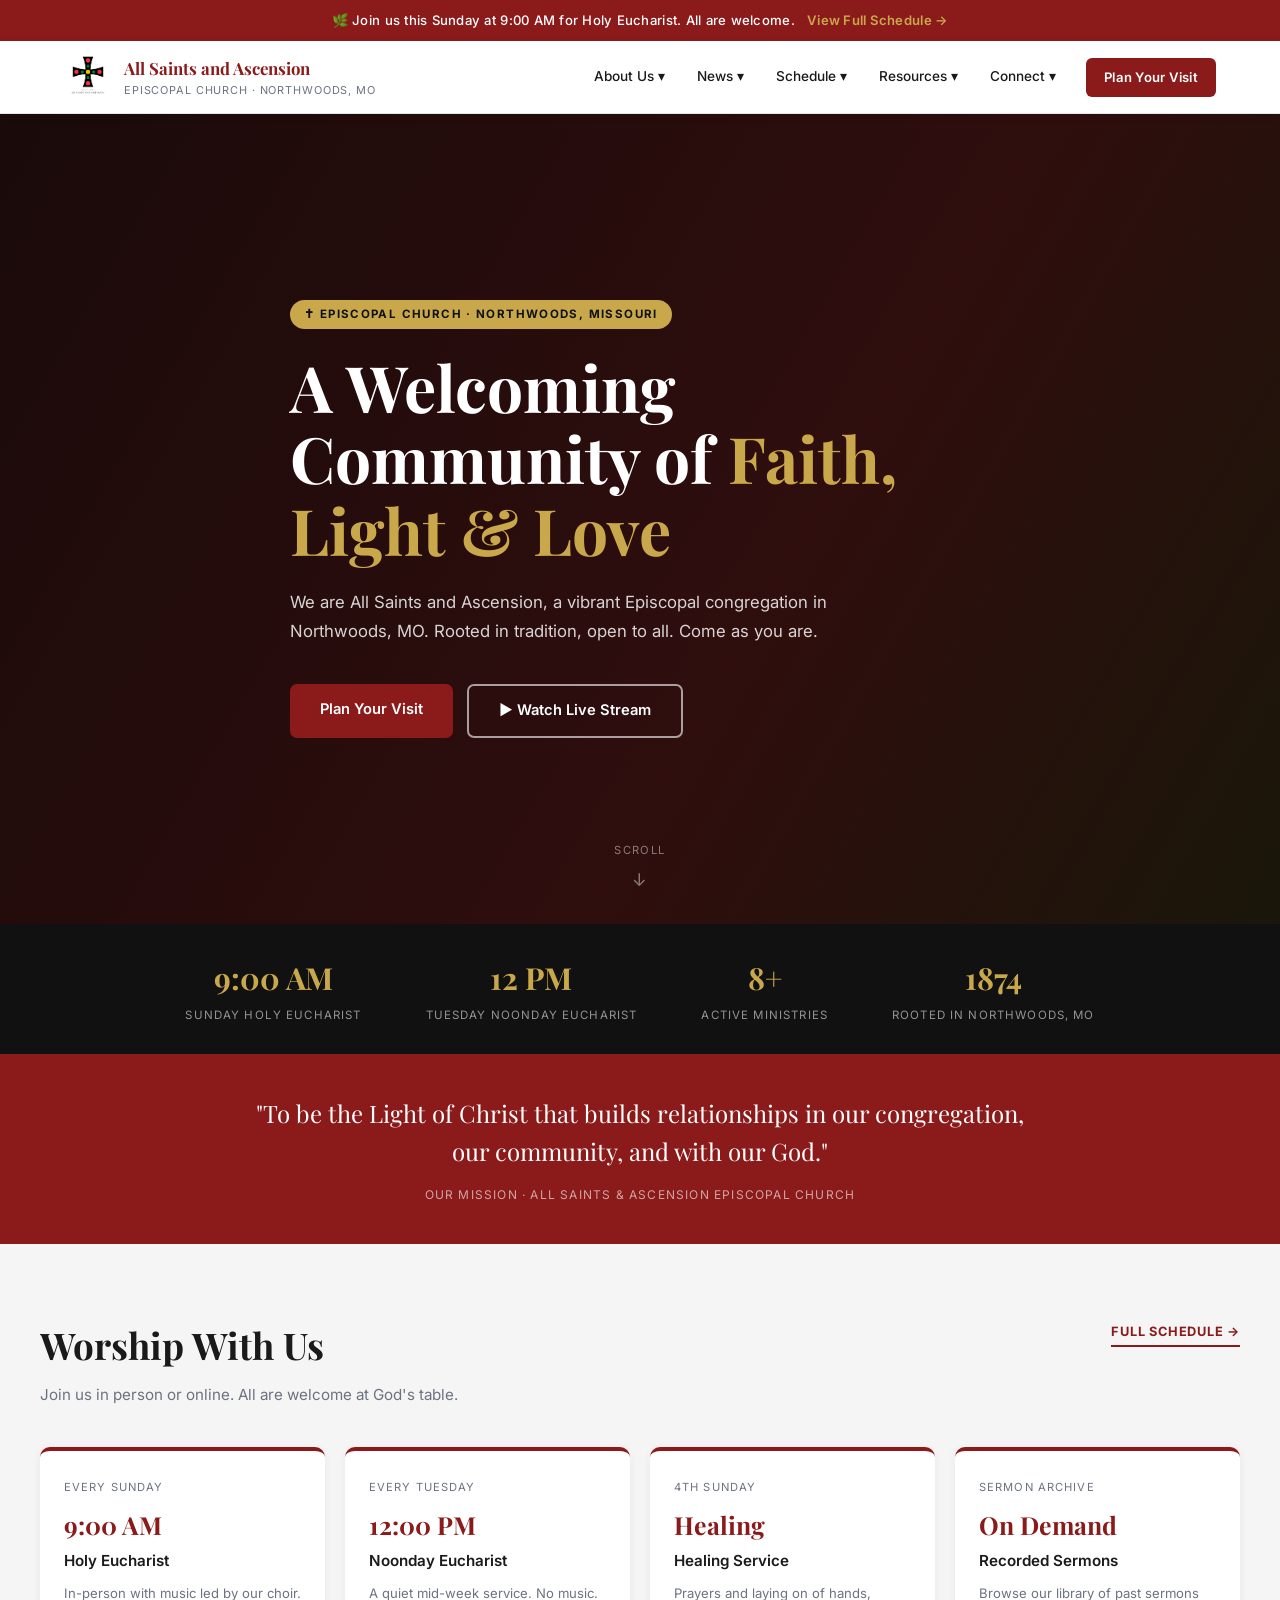
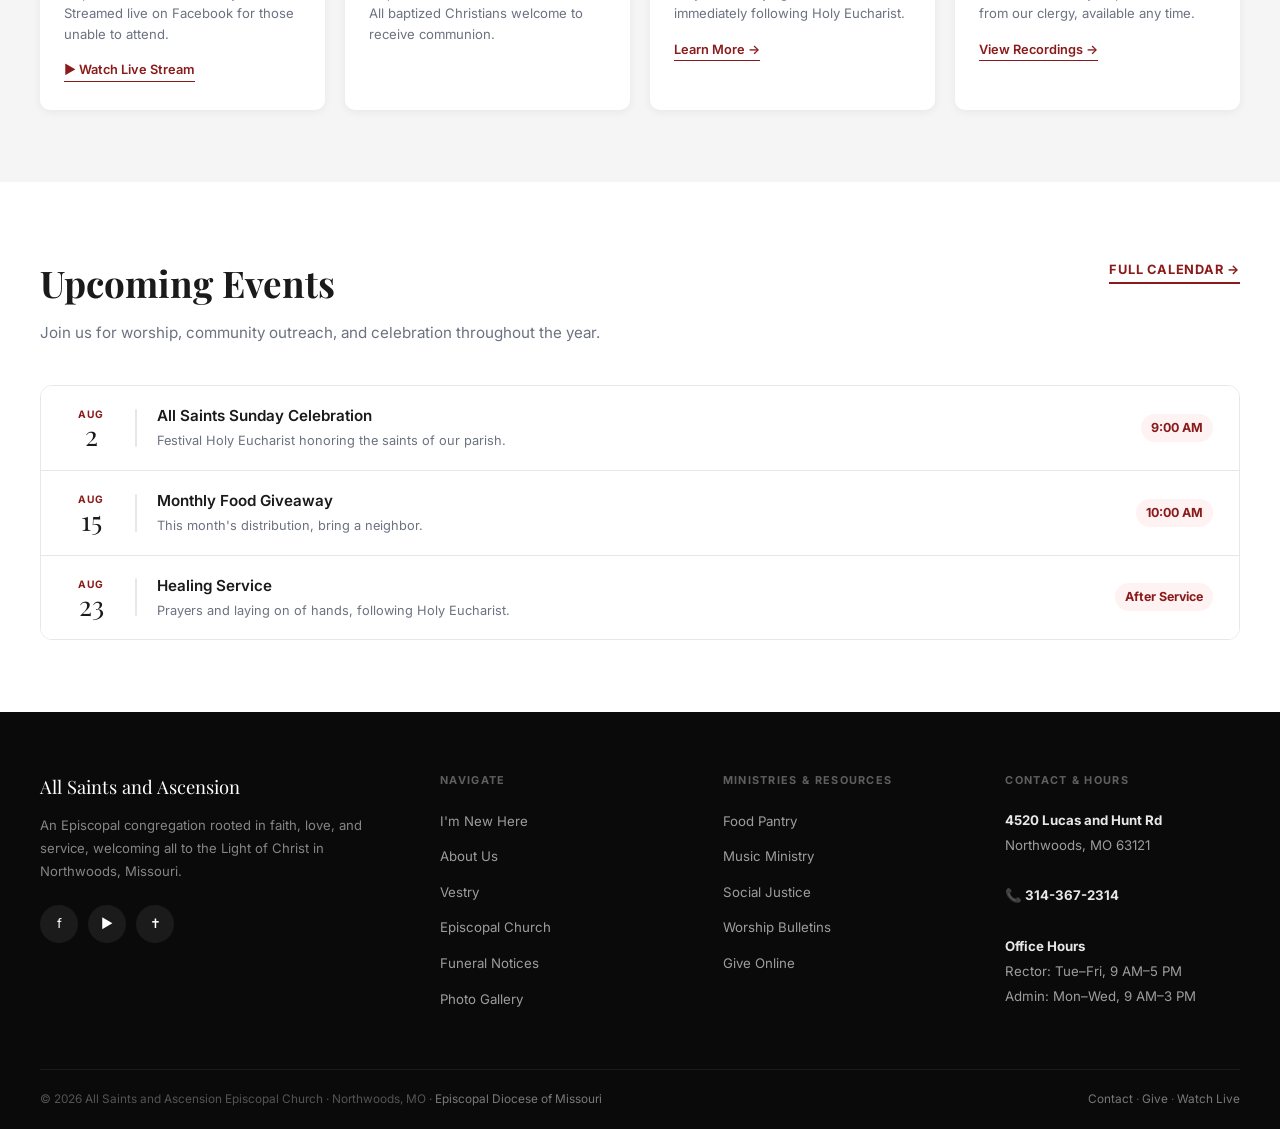
<file: index.html>
<!DOCTYPE html>
<html lang="en">
<head>
<meta charset="UTF-8"/>
<meta name="viewport" content="width=device-width, initial-scale=1.0"/>
<title>All Saints and Ascension Episcopal Church · Northwoods, MO</title>
<meta name="description" content="A welcoming Episcopal congregation in Northwoods, Missouri. Sundays at 9 AM. Rooted in tradition, open to all."/>
<link href="https://fonts.googleapis.com/css2?family=Playfair+Display:wght@600;700&family=Inter:wght@300;400;500;600&display=swap" rel="stylesheet"/>
<link rel="stylesheet" href="styles.css"/>
</head>
<body>
<div id="site-header"></div>

<!-- HERO -->
<section class="hero">
  <div class="hero-bg"></div>
  <div class="hero-overlay"></div>
  <div class="hero-content">
    <span class="hero-eyebrow">✝ Episcopal Church · Northwoods, Missouri</span>
    <h1>A Welcoming Community of <em>Faith, Light &amp; Love</em></h1>
    <p>We are All Saints and Ascension, a vibrant Episcopal congregation in Northwoods, MO. Rooted in tradition, open to all. Come as you are.</p>
    <div class="hero-buttons">
      <a href="im-new.html" class="btn-primary">Plan Your Visit</a>
      <a href="watch.html" class="btn-outline">▶ Watch Live Stream</a>
    </div>
  </div>
  <div class="hero-scroll">Scroll</div>
</section>

<!-- STATS -->
<div class="stats-bar"><div class="stats-inner">
  <div class="stat"><div class="stat-num">9:00 AM</div><div class="stat-label">Sunday Holy Eucharist</div></div>
  <div class="stat"><div class="stat-num">12 PM</div><div class="stat-label">Tuesday Noonday Eucharist</div></div>
  <div class="stat"><div class="stat-num">8+</div><div class="stat-label">Active Ministries</div></div>
  <div class="stat"><div class="stat-num">1874</div><div class="stat-label">Rooted in Northwoods, MO</div></div>
</div></div>

<!-- MISSION -->
<div class="mission-strip"><blockquote>
  "To be the Light of Christ that builds relationships in our congregation, our community, and with our God."
  <cite>Our Mission · All Saints &amp; Ascension Episcopal Church</cite>
</blockquote></div>

<!-- WORSHIP -->
<section class="worship-times"><div class="section-inner">
  <div class="section-header"><a href="schedule.html" class="see-all">Full Schedule →</a>
    <h2>Worship With Us</h2><p>Join us in person or online. All are welcome at God's table.</p></div>
  <div class="worship-grid">
    <div class="worship-card"><div class="day">Every Sunday</div><div class="time">9:00 AM</div><div class="service">Holy Eucharist</div>
      <div class="note">In-person with music led by our choir. Streamed live on Facebook for those unable to attend.</div>
      <a href="watch.html" class="card-link">▶ Watch Live Stream</a></div>
    <div class="worship-card"><div class="day">Every Tuesday</div><div class="time">12:00 PM</div><div class="service">Noonday Eucharist</div>
      <div class="note">A quiet mid-week service. No music. All baptized Christians welcome to receive communion.</div></div>
    <div class="worship-card"><div class="day">4th Sunday</div><div class="time">Healing</div><div class="service">Healing Service</div>
      <div class="note">Prayers and laying on of hands, immediately following Holy Eucharist.</div>
      <a href="schedule.html" class="card-link">Learn More →</a></div>
    <div class="worship-card"><div class="day">Sermon Archive</div><div class="time">On Demand</div><div class="service">Recorded Sermons</div>
      <div class="note">Browse our library of past sermons from our clergy, available any time.</div>
      <a href="watch.html" class="card-link">View Recordings →</a></div>
  </div>
</div></section>
  
<!-- EVENTS -->
<section><div class="section-inner">
  <div class="section-header"><a href="schedule.html" class="see-all">Full Calendar →</a>
    <h2>Upcoming Events</h2><p>Join us for worship, community outreach, and celebration throughout the year.</p></div>
  <div class="events-list">
    <div class="event-row"><div class="event-date"><div class="month">Aug</div><div class="day">2</div></div><div class="event-div"></div>
      <div class="event-info"><h4>All Saints Sunday Celebration</h4><p>Festival Holy Eucharist honoring the saints of our parish.</p></div><div class="event-time">9:00 AM</div></div>
    <div class="event-row"><div class="event-date"><div class="month">Aug</div><div class="day">15</div></div><div class="event-div"></div>
      <div class="event-info"><h4>Monthly Food Giveaway</h4><p>This month's distribution, bring a neighbor.</p></div><div class="event-time">10:00 AM</div></div>
    <div class="event-row"><div class="event-date"><div class="month">Aug</div><div class="day">23</div></div><div class="event-div"></div>
      <div class="event-info"><h4>Healing Service</h4><p>Prayers and laying on of hands, following Holy Eucharist.</p></div><div class="event-time">After Service</div></div>
  </div>
</div></section>

<div id="site-footer"></div>
<script src="site.js"></script>
</body>
</html>
</file>
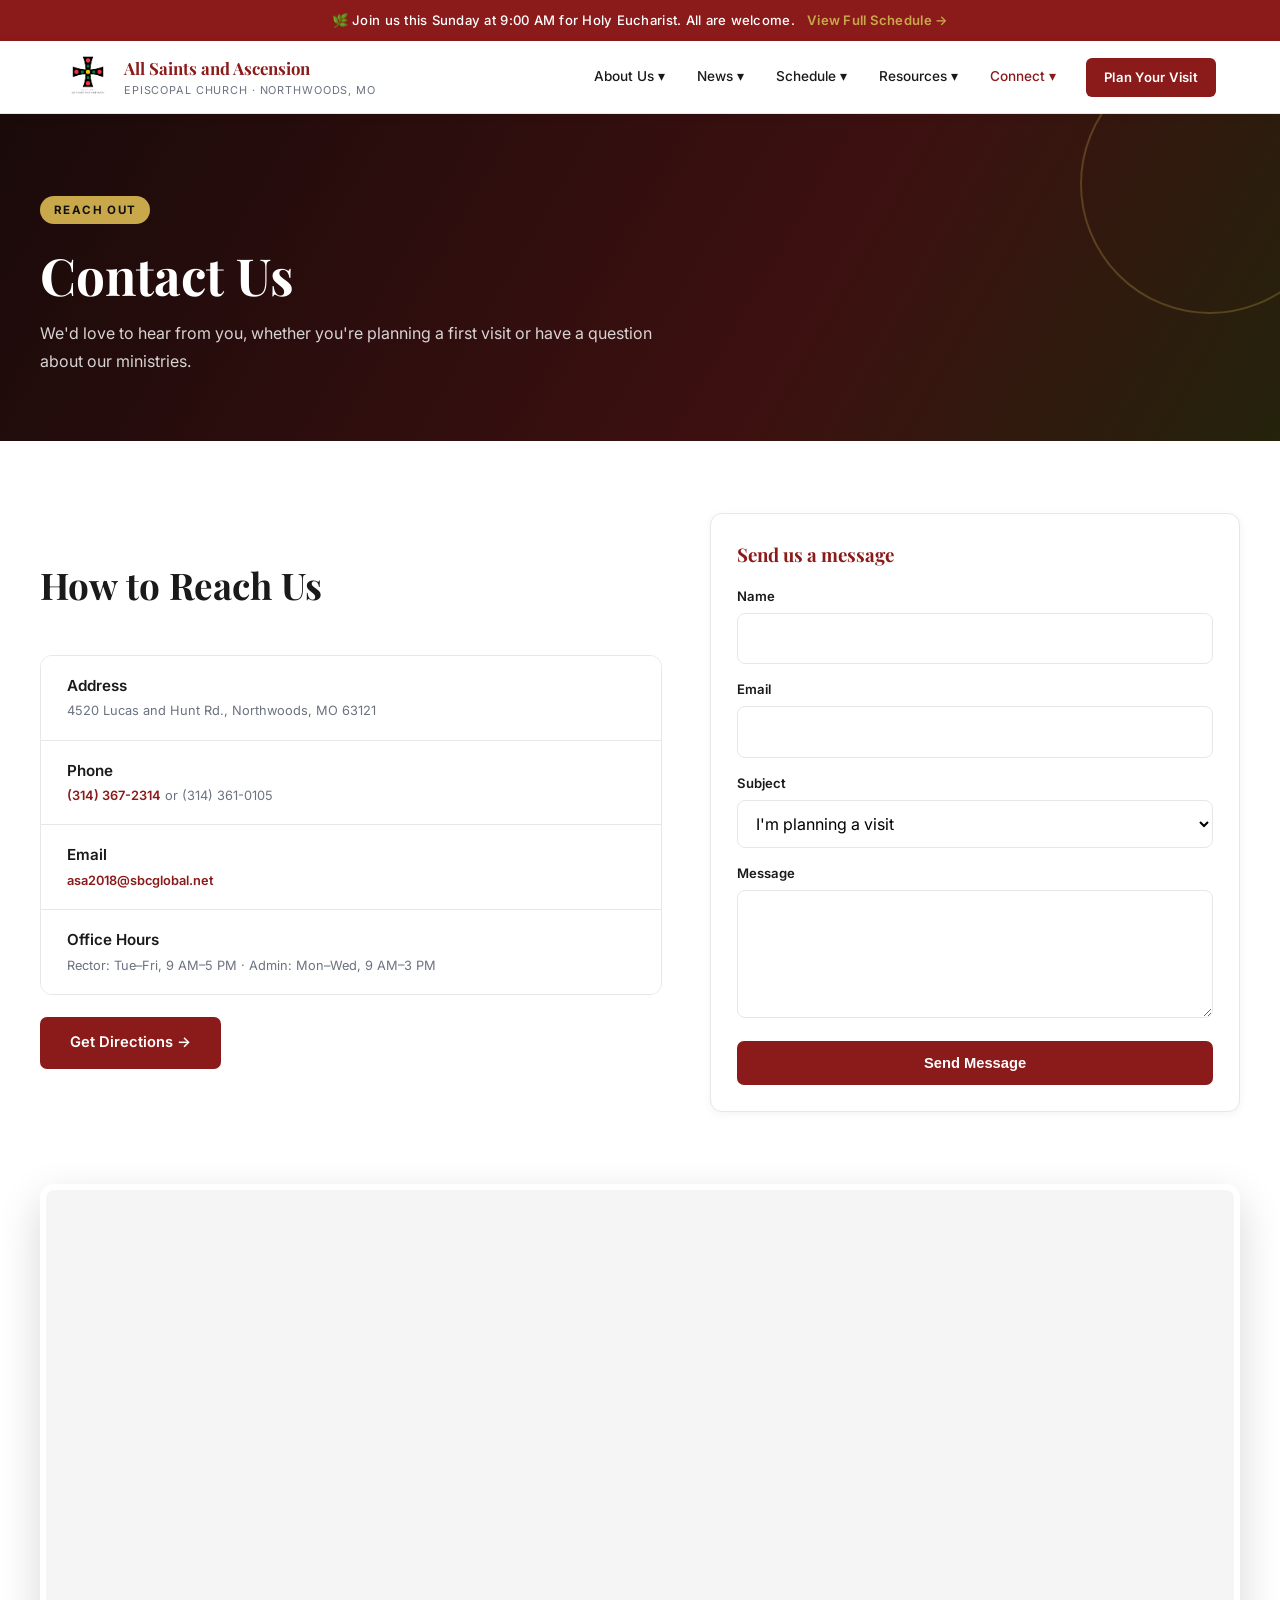
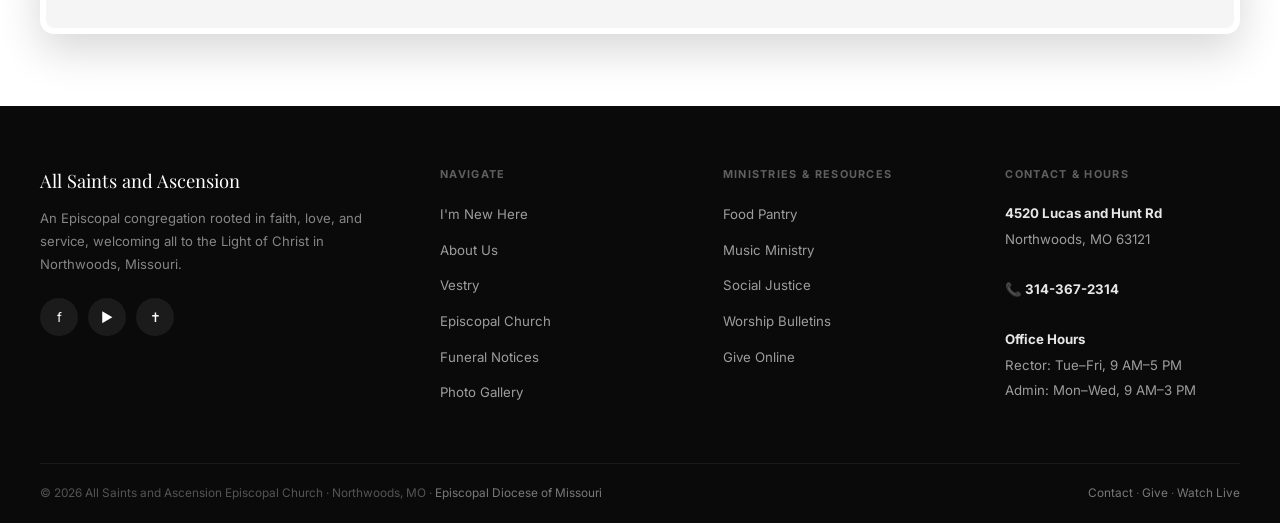
<file: contact.html>
<!DOCTYPE html><html lang="en"><head>
<meta charset="UTF-8"/><meta name="viewport" content="width=device-width, initial-scale=1.0"/>
<title>Contact · All Saints and Ascension</title>
<meta name="description" content="Visit, call, or email All Saints and Ascension Episcopal Church in Northwoods, Missouri."/>
<link href="https://fonts.googleapis.com/css2?family=Playfair+Display:wght@600;700&family=Inter:wght@300;400;500;600&display=swap" rel="stylesheet"/>
<link rel="stylesheet" href="styles.css"/>
</head><body>
<div id="site-header"></div>

<div class="page-hero"><div class="ph-inner">
  <span class="hero-eyebrow">Reach Out</span>
  <h1>Contact Us</h1>
  <p>We'd love to hear from you, whether you're planning a first visit or have a question about our ministries.</p>
</div></div>

<section><div class="section-inner two-col narrow">
  <div>
    <div class="section-header"><h2>How to Reach Us</h2></div>
    <div class="events-list">
      <div class="event-row"><div class="event-info"><h4>Address</h4><p>4520 Lucas and Hunt Rd., Northwoods, MO 63121</p></div></div>
      <div class="event-row"><div class="event-info"><h4>Phone</h4><p><a href="tel:3143672314" style="color:var(--red);font-weight:600">(314) 367-2314</a> or (314) 361-0105</p></div></div>
      <div class="event-row"><div class="event-info"><h4>Email</h4><p><a href="mailto:asa2018@sbcglobal.net" style="color:var(--red);font-weight:600">asa2018@sbcglobal.net</a></p></div></div>
      <div class="event-row"><div class="event-info"><h4>Office Hours</h4><p>Rector: Tue–Fri, 9 AM–5 PM · Admin: Mon–Wed, 9 AM–3 PM</p></div></div>
    </div>
    <a href="https://maps.google.com/?q=4520+Lucas+and+Hunt+Rd+Northwoods+MO+63121" target="_blank" rel="noopener" class="btn-primary" style="margin-top:22px">Get Directions →</a>
  </div>
  <div class="info-card">
    <h3 style="font-family:'Playfair Display',serif;color:var(--red);margin-bottom:16px">Send us a message</h3>
    <div class="field"><label for="n">Name</label><input id="n"/></div>
    <div class="field"><label for="e">Email</label><input id="e" type="email"/></div>
    <div class="field"><label for="s">Subject</label><select id="s"><option>I'm planning a visit</option><option>Ministry / volunteering</option><option>Prayer request</option><option>General question</option></select></div>
    <div class="field"><label for="m">Message</label><textarea id="m" rows="4"></textarea></div>
    <button class="btn-primary" style="width:100%;border:none;cursor:pointer" onclick="ASA_send()">Send Message</button>
    <p id="cmsg" style="margin-top:12px;font-size:.85rem;color:var(--green);display:none">Thank you! Your email app will open with your message ready to send.</p>
  </div>
</div></section>

<section style="padding-top:0"><div class="section-inner">
  <div class="img-frame" style="aspect-ratio:16/6;width:100%;padding:0;border:6px solid #fff">
    <iframe title="Map" style="border:0;width:100%;height:100%" loading="lazy" src="https://maps.google.com/maps?q=4520%20Lucas%20and%20Hunt%20Rd%20Northwoods%20MO%2063121&output=embed"></iframe>
  </div>
</div></section>

<div id="site-footer"></div>
<script src="site.js"></script>
<script>
function ASA_send(){var n=document.getElementById('n').value,e=document.getElementById('e').value,s=document.getElementById('s').value,m=document.getElementById('m').value;
window.location.href="mailto:asa2018@sbcglobal.net?subject="+encodeURIComponent("[Website] "+s)+"&body="+encodeURIComponent("From: "+n+" ("+e+")\n\n"+m);
document.getElementById('cmsg').style.display='block';}
</script>
</body></html>
</file>
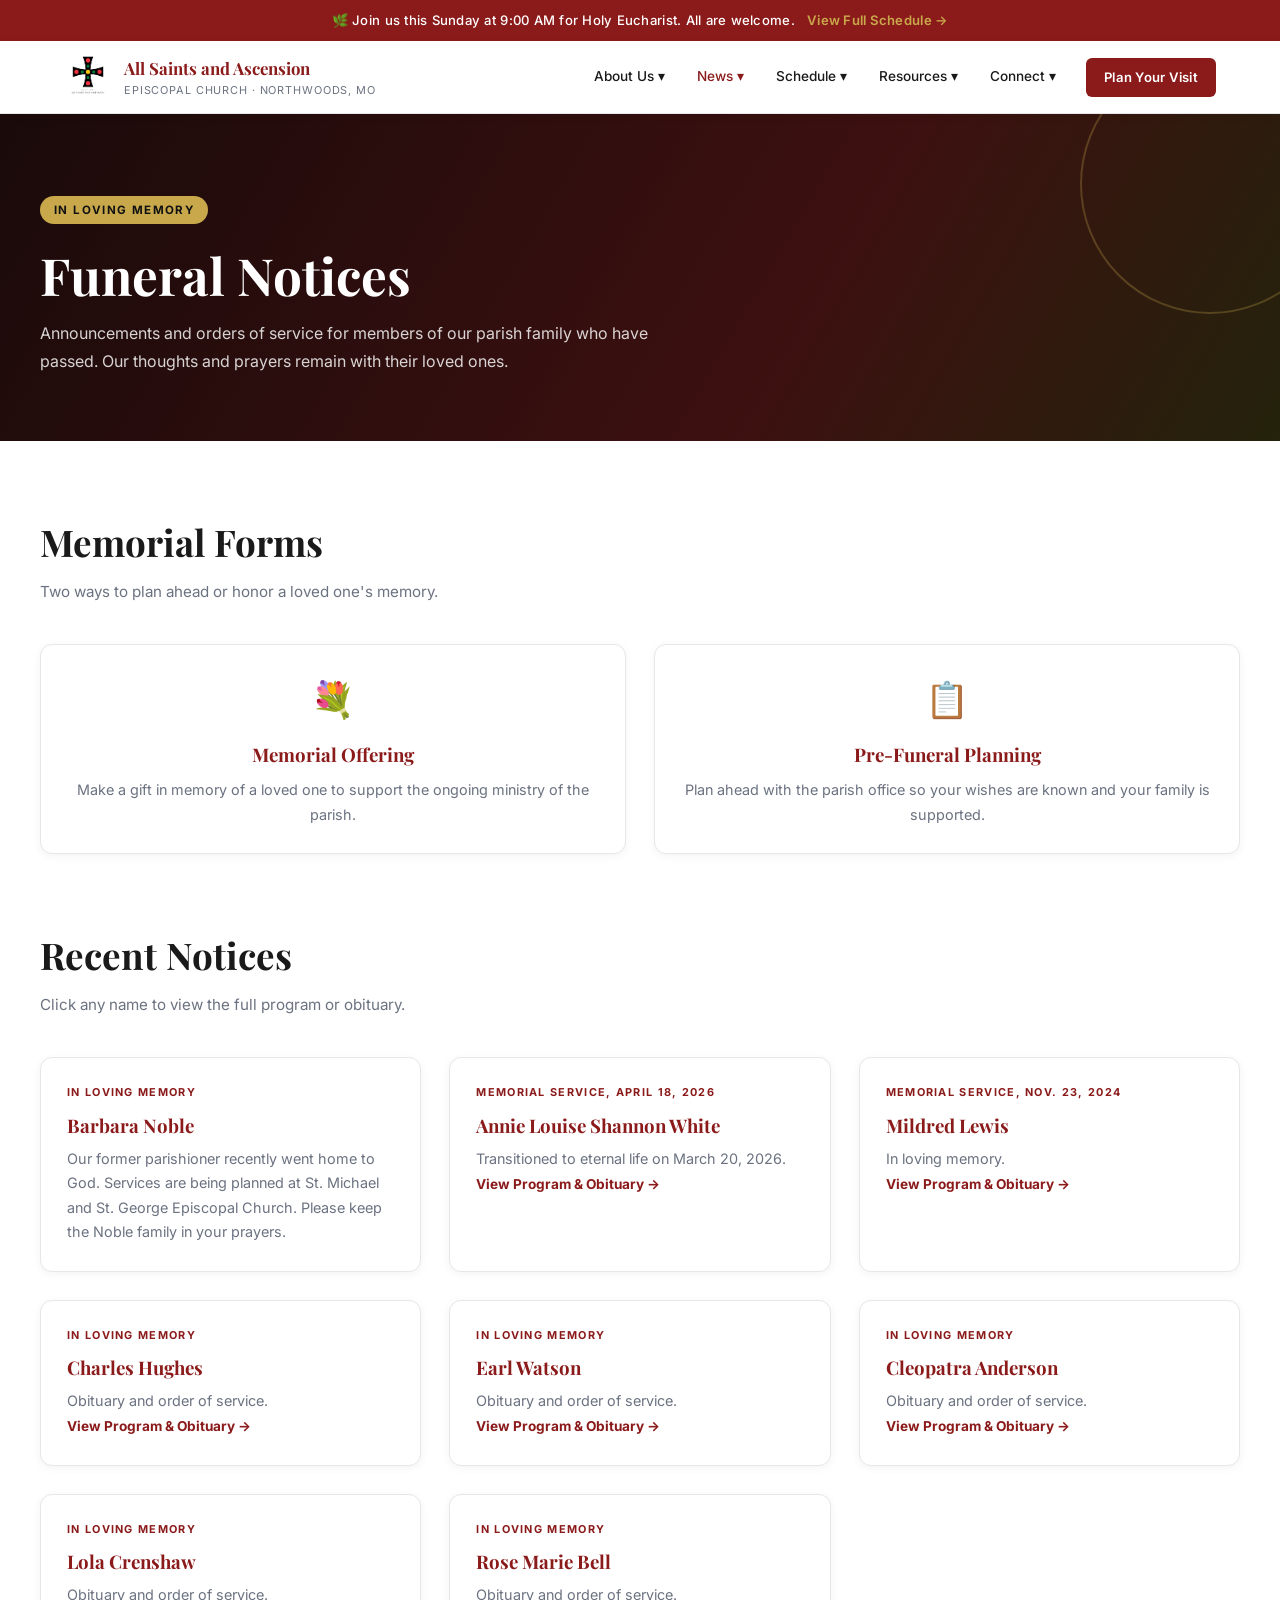
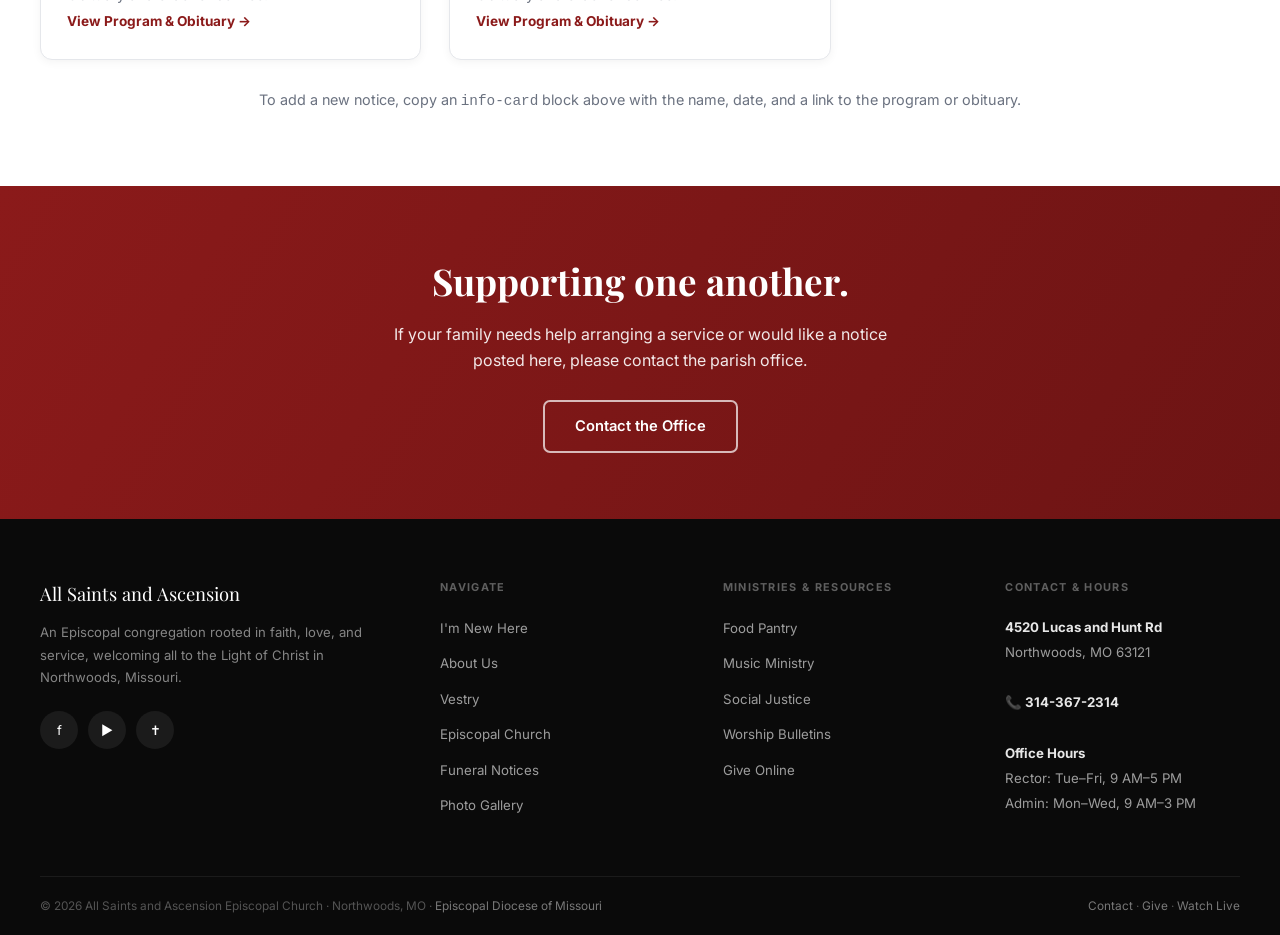
<file: funeral-notices.html>
<!DOCTYPE html><html lang="en"><head>
<meta charset="UTF-8"/><meta name="viewport" content="width=device-width, initial-scale=1.0"/>
<title>Funeral Notices · All Saints and Ascension</title>
<meta name="description" content="Funeral and memorial notices for the All Saints and Ascension parish family, plus memorial giving and pre-funeral planning forms."/>
<link href="https://fonts.googleapis.com/css2?family=Playfair+Display:wght@600;700&family=Inter:wght@300;400;500;600&display=swap" rel="stylesheet"/>
<link rel="stylesheet" href="styles.css"/>
</head><body>
<div id="site-header"></div>

<div class="page-hero"><div class="ph-inner">
  <span class="hero-eyebrow">In Loving Memory</span>
  <h1>Funeral Notices</h1>
  <p>Announcements and orders of service for members of our parish family who have passed. Our thoughts and prayers remain with their loved ones.</p>
</div></div>

<section><div class="section-inner">
  <div class="section-header"><h2>Memorial Forms</h2><p>Two ways to plan ahead or honor a loved one's memory.</p></div>
  <div class="news-grid">
    <a href="https://allsaintsascension.com/wp-content/uploads/2019/10/memorial-donation-form-ver2.pdf" target="_blank" rel="noopener" class="info-card" style="text-align:center;display:block">
      <div class="ministry-icon">💐</div>
      <h3 style="font-family:'Playfair Display',serif;color:var(--red);margin:6px 0 8px">Memorial Offering</h3>
      <p style="color:var(--gray);font-size:.9rem;line-height:1.7">Make a gift in memory of a loved one to support the ongoing ministry of the parish.</p>
    </a>
    <a href="https://allsaintsascension.com/wp-content/uploads/2019/10/pre-funeral-planning-form-oct-2019.pdf" target="_blank" rel="noopener" class="info-card" style="text-align:center;display:block">
      <div class="ministry-icon">📋</div>
      <h3 style="font-family:'Playfair Display',serif;color:var(--red);margin:6px 0 8px">Pre-Funeral Planning</h3>
      <p style="color:var(--gray);font-size:.9rem;line-height:1.7">Plan ahead with the parish office so your wishes are known and your family is supported.</p>
    </a>
  </div>
</div></section>

<section style="padding-top:0"><div class="section-inner">
  <div class="section-header"><h2>Recent Notices</h2><p>Click any name to view the full program or obituary.</p></div>
  <div class="news-grid">
    <div class="info-card">
      <div class="news-tag">In Loving Memory</div>
      <h3 style="font-family:'Playfair Display',serif;color:var(--red);margin:8px 0 6px">Barbara Noble</h3>
      <p style="color:var(--gray);font-size:.9rem;line-height:1.7">Our former parishioner recently went home to God. Services are being planned at St. Michael and St. George Episcopal Church. Please keep the Noble family in your prayers.</p>
    </div>
    <a href="https://allsaintsascension.com/wp-content/uploads/2026/04/annie-white-memorial-service-apr.-18-2026.pdf" target="_blank" rel="noopener" class="info-card" style="display:block">
      <div class="news-tag">Memorial Service, April 18, 2026</div>
      <h3 style="font-family:'Playfair Display',serif;color:var(--red);margin:8px 0 6px">Annie Louise Shannon White</h3>
      <p style="color:var(--gray);font-size:.9rem;line-height:1.7">Transitioned to eternal life on March 20, 2026.</p>
      <span style="color:var(--red);font-weight:700;font-size:.85rem">View Program &amp; Obituary →</span>
    </a>
    <a href="https://allsaintsascension.com/wp-content/uploads/2024/11/mildred-lewis-memorial-service-nov.-23-2024.pdf" target="_blank" rel="noopener" class="info-card" style="display:block">
      <div class="news-tag">Memorial Service, Nov. 23, 2024</div>
      <h3 style="font-family:'Playfair Display',serif;color:var(--red);margin:8px 0 6px">Mildred Lewis</h3>
      <p style="color:var(--gray);font-size:.9rem;line-height:1.7">In loving memory.</p>
      <span style="color:var(--red);font-weight:700;font-size:.85rem">View Program &amp; Obituary →</span>
    </a>
    <a href="https://allsaintsascension.com/wp-content/uploads/2024/05/charles-hughes-obituary-and-order-of-service-1.pdf" target="_blank" rel="noopener" class="info-card" style="display:block">
      <div class="news-tag">In Loving Memory</div>
      <h3 style="font-family:'Playfair Display',serif;color:var(--red);margin:8px 0 6px">Charles Hughes</h3>
      <p style="color:var(--gray);font-size:.9rem;line-height:1.7">Obituary and order of service.</p>
      <span style="color:var(--red);font-weight:700;font-size:.85rem">View Program &amp; Obituary →</span>
    </a>
    <a href="https://allsaintsascension.com/wp-content/uploads/2023/09/earl-watson-obituary-and-order-of-service-1.pdf" target="_blank" rel="noopener" class="info-card" style="display:block">
      <div class="news-tag">In Loving Memory</div>
      <h3 style="font-family:'Playfair Display',serif;color:var(--red);margin:8px 0 6px">Earl Watson</h3>
      <p style="color:var(--gray);font-size:.9rem;line-height:1.7">Obituary and order of service.</p>
      <span style="color:var(--red);font-weight:700;font-size:.85rem">View Program &amp; Obituary →</span>
    </a>
    <a href="https://allsaintsascension.com/wp-content/uploads/2023/07/cleopatra-anderson-obituary-and-order-of-service.pdf" target="_blank" rel="noopener" class="info-card" style="display:block">
      <div class="news-tag">In Loving Memory</div>
      <h3 style="font-family:'Playfair Display',serif;color:var(--red);margin:8px 0 6px">Cleopatra Anderson</h3>
      <p style="color:var(--gray);font-size:.9rem;line-height:1.7">Obituary and order of service.</p>
      <span style="color:var(--red);font-weight:700;font-size:.85rem">View Program &amp; Obituary →</span>
    </a>
    <a href="https://allsaintsascension.com/wp-content/uploads/2023/07/lola-crenshaw-obituary-and-order-of-service.pdf" target="_blank" rel="noopener" class="info-card" style="display:block">
      <div class="news-tag">In Loving Memory</div>
      <h3 style="font-family:'Playfair Display',serif;color:var(--red);margin:8px 0 6px">Lola Crenshaw</h3>
      <p style="color:var(--gray);font-size:.9rem;line-height:1.7">Obituary and order of service.</p>
      <span style="color:var(--red);font-weight:700;font-size:.85rem">View Program &amp; Obituary →</span>
    </a>
    <a href="https://allsaintsascension.com/wp-content/uploads/2023/07/rose-marie-bell-obituary-and-order-of-service.pdf" target="_blank" rel="noopener" class="info-card" style="display:block">
      <div class="news-tag">In Loving Memory</div>
      <h3 style="font-family:'Playfair Display',serif;color:var(--red);margin:8px 0 6px">Rose Marie Bell</h3>
      <p style="color:var(--gray);font-size:.9rem;line-height:1.7">Obituary and order of service.</p>
      <span style="color:var(--red);font-weight:700;font-size:.85rem">View Program &amp; Obituary →</span>
    </a>
  </div>
  <p style="color:var(--gray);text-align:center;margin-top:28px;font-size:.9rem">To add a new notice, copy an <code>info-card</code> block above with the name, date, and a link to the program or obituary.</p>
</div></section>

<div class="cta-band"><h2>Supporting one another.</h2>
  <p>If your family needs help arranging a service or would like a notice posted here, please contact the parish office.</p>
  <a href="contact.html" class="btn-outline">Contact the Office</a></div>

<div id="site-footer"></div><script src="site.js"></script>
</body></html>
</file>
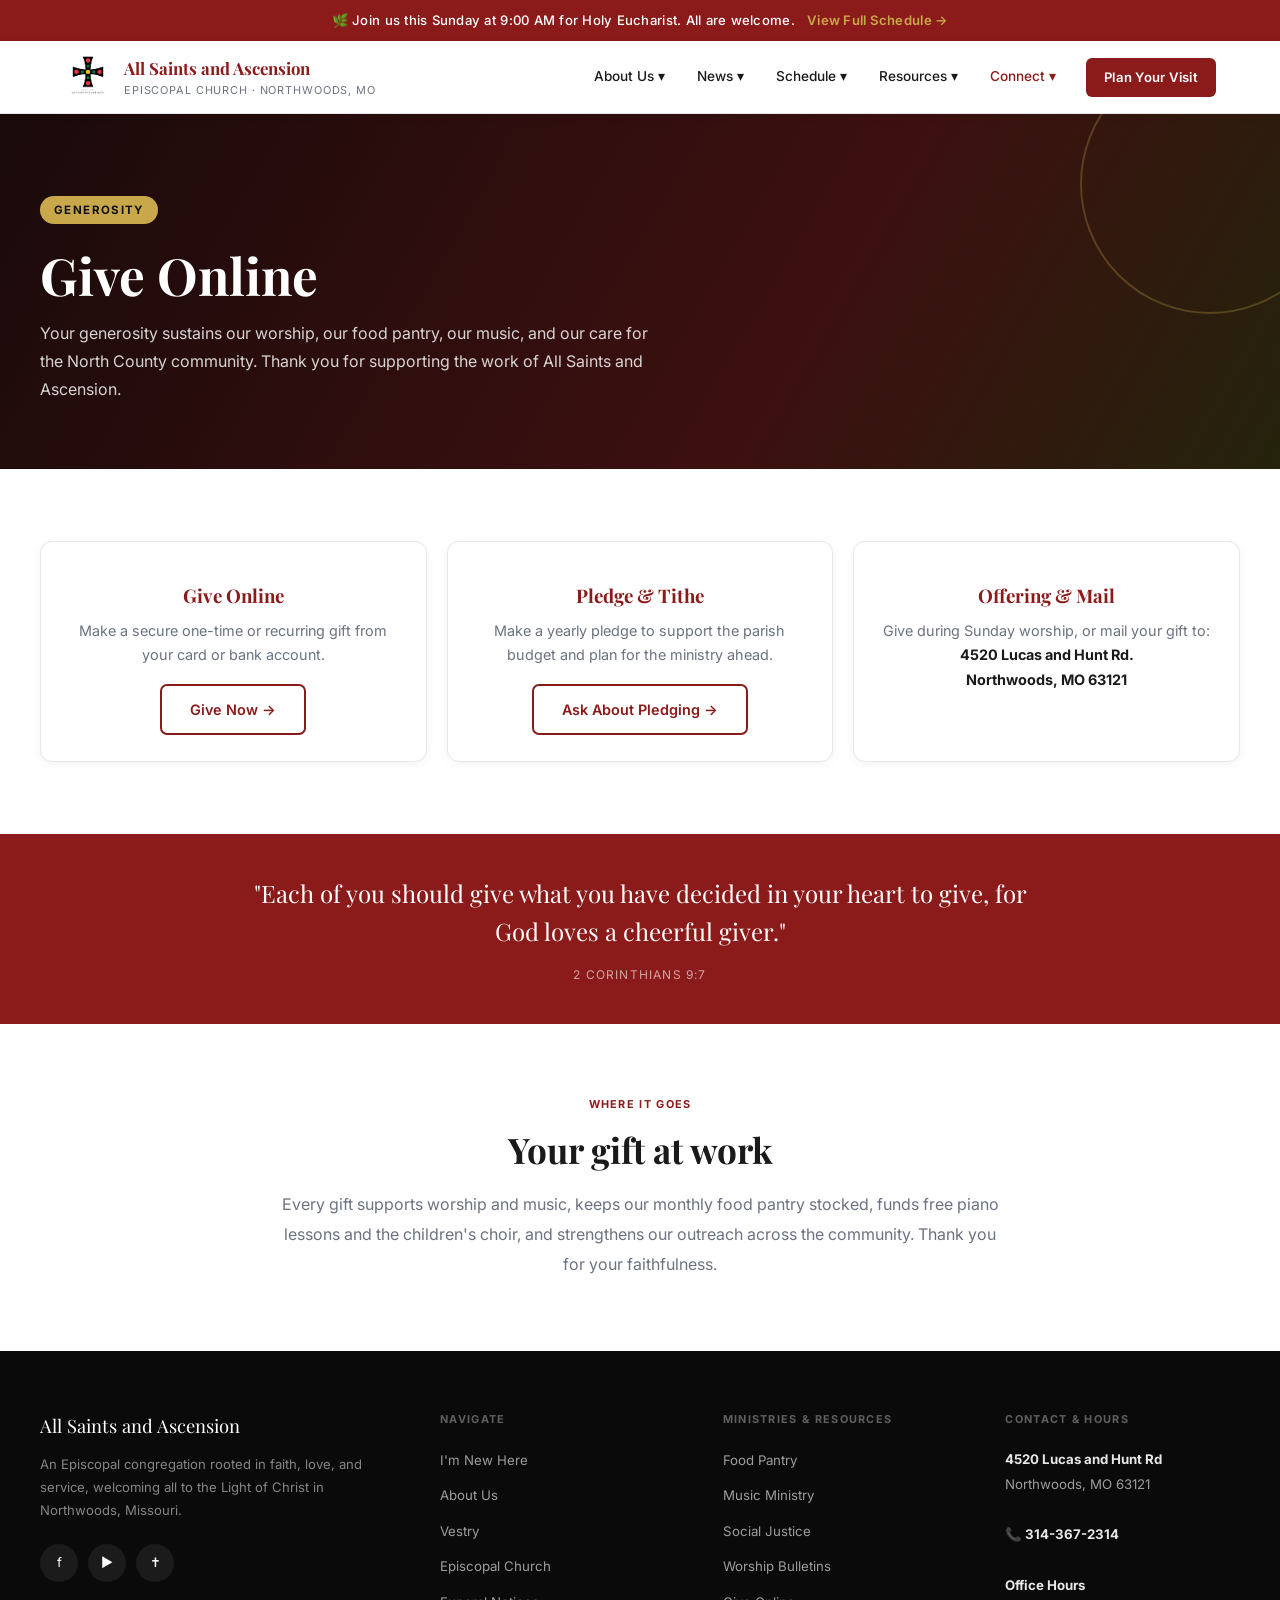
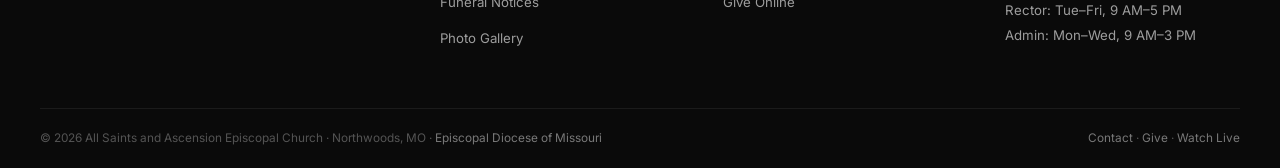
<file: giving.html>
<!DOCTYPE html><html lang="en"><head>
<meta charset="UTF-8"/><meta name="viewport" content="width=device-width, initial-scale=1.0"/>
<title>Give · All Saints and Ascension</title>
<meta name="description" content="Support the ministry and mission of All Saints and Ascension Episcopal Church through your generous giving."/>
<link href="https://fonts.googleapis.com/css2?family=Playfair+Display:wght@600;700&family=Inter:wght@300;400;500;600&display=swap" rel="stylesheet"/>
<link rel="stylesheet" href="styles.css"/>
</head><body>
<div id="site-header"></div>

<div class="page-hero"><div class="ph-inner">
  <span class="hero-eyebrow">Generosity</span>
  <h1>Give Online</h1>
  <p>Your generosity sustains our worship, our food pantry, our music, and our care for the North County community. Thank you for supporting the work of All Saints and Ascension.</p>
</div></div>

<section><div class="section-inner">
  <div class="ministries-grid" style="grid-template-columns:repeat(auto-fit,minmax(260px,1fr))">
    <div class="info-card" style="text-align:center"><div class="ministry-icon"></div><h3 style="font-family:'Playfair Display',serif;color:var(--red);margin:6px 0 8px">Give Online</h3><p style="color:var(--gray);font-size:.9rem;line-height:1.7;margin-bottom:16px">Make a secure one-time or recurring gift from your card or bank account.</p><a href="https://www.mightycause.com/organization/Allsaintsascension" target="_blank" rel="noopener" class="btn-ghost">Give Now →</a></div>
    <div class="info-card" style="text-align:center"><div class="ministry-icon"></div><h3 style="font-family:'Playfair Display',serif;color:var(--red);margin:6px 0 8px">Pledge &amp; Tithe</h3><p style="color:var(--gray);font-size:.9rem;line-height:1.7;margin-bottom:16px">Make a yearly pledge to support the parish budget and plan for the ministry ahead.</p><a href="contact.html" class="btn-ghost">Ask About Pledging →</a></div>
    <div class="info-card" style="text-align:center"><div class="ministry-icon"></div><h3 style="font-family:'Playfair Display',serif;color:var(--red);margin:6px 0 8px">Offering &amp; Mail</h3><p style="color:var(--gray);font-size:.9rem;line-height:1.7">Give during Sunday worship, or mail your gift to:<br><strong style="color:var(--black)">4520 Lucas and Hunt Rd.<br>Northwoods, MO 63121</strong></p></div>
  </div>
</div></section>

<div class="mission-strip"><blockquote>"Each of you should give what you have decided in your heart to give, for God loves a cheerful giver."<cite>2 Corinthians 9:7</cite></blockquote></div>

<section><div class="section-inner" style="max-width:720px;text-align:center">
  <div class="news-tag" style="justify-content:center">Where It Goes</div>
  <h2 style="font-family:'Playfair Display',serif;font-size:clamp(1.6rem,3vw,2.2rem);margin-bottom:12px">Your gift at work</h2>
  <p style="color:var(--gray);line-height:1.85">Every gift supports worship and music, keeps our monthly food pantry stocked, funds free piano lessons and the children's choir, and strengthens our outreach across the community. Thank you for your faithfulness.</p>
</div></section>

<div id="site-footer"></div><script src="site.js"></script>
</body></html>
</file>
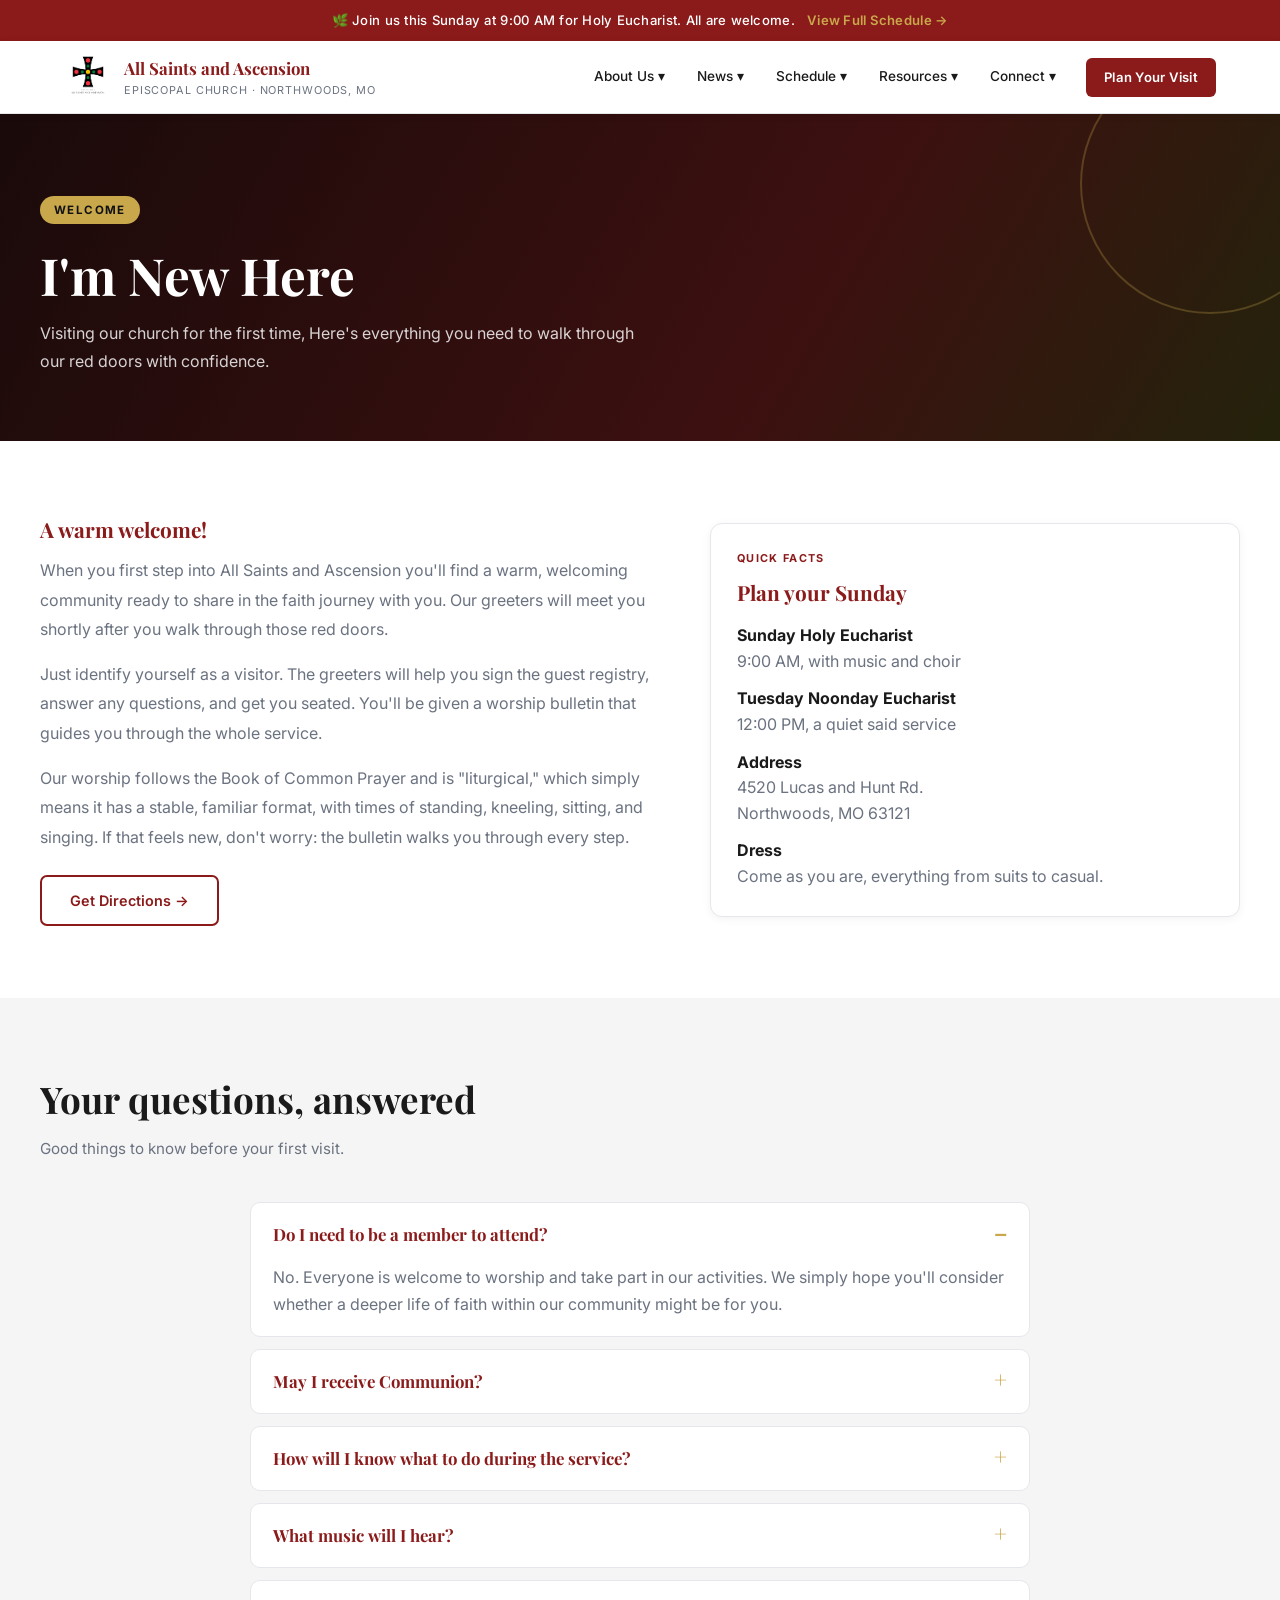
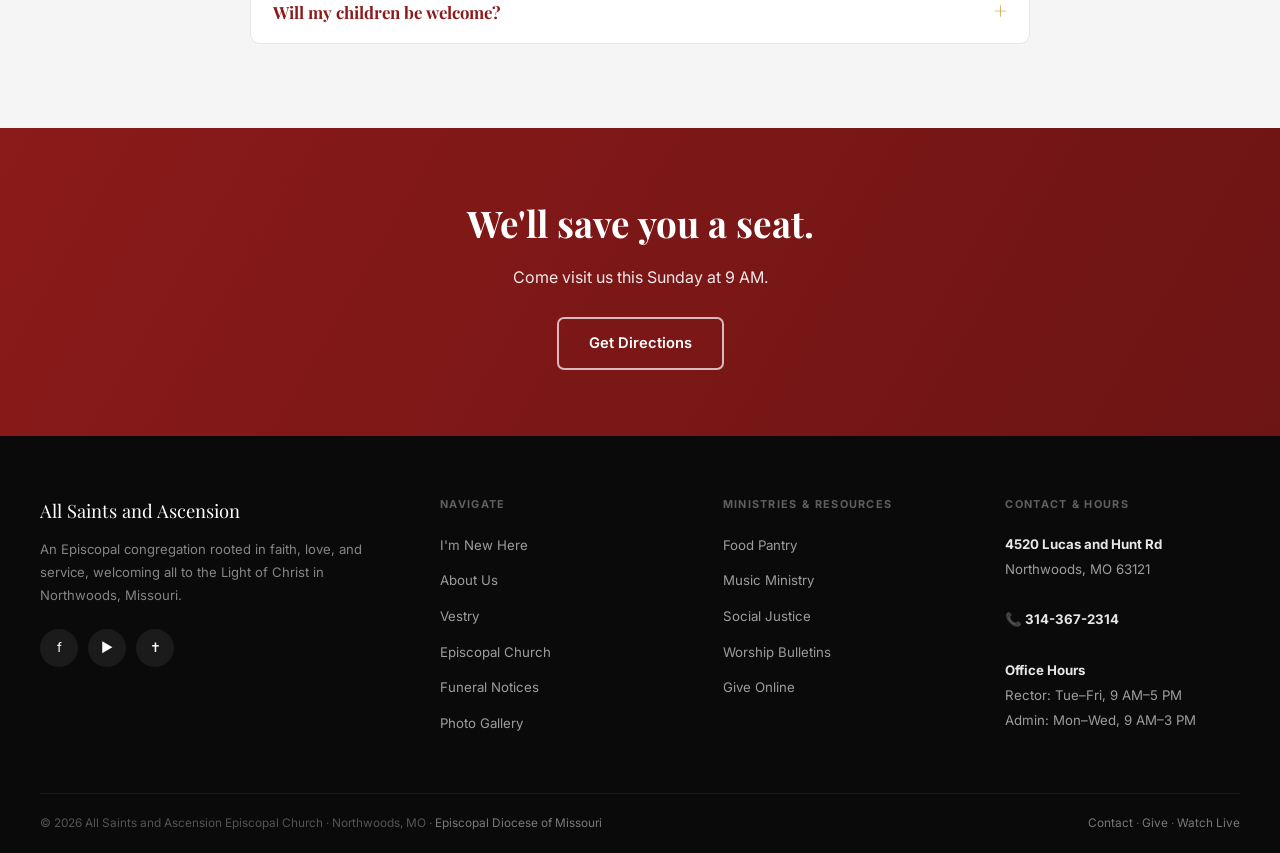
<file: im-new.html>
<!DOCTYPE html><html lang="en"><head>
<meta charset="UTF-8"/><meta name="viewport" content="width=device-width, initial-scale=1.0"/>
<title>I'm New · All Saints and Ascension</title>
<meta name="description" content="Visiting All Saints and Ascension for the first time? Here's what to expect at our welcoming Episcopal worship."/>
<link href="https://fonts.googleapis.com/css2?family=Playfair+Display:wght@600;700&family=Inter:wght@300;400;500;600&display=swap" rel="stylesheet"/>
<link rel="stylesheet" href="styles.css"/>
</head><body>
<div id="site-header"></div>

<div class="page-hero"><div class="ph-inner">
  <span class="hero-eyebrow">Welcome</span>
  <h1>I'm New Here</h1>
  <p>Visiting our church for the first time, Here's everything you need to walk through our red doors with confidence.</p>
</div></div>

<section><div class="section-inner two-col narrow">
  <div class="prose">
    <h3>A warm welcome! </h3>
    <p>When you first step into All Saints and Ascension you'll find a warm, welcoming community ready to share in the faith journey with you. Our greeters will meet you shortly after you walk through those red doors.</p>
    <p>Just identify yourself as a visitor. The greeters will help you sign the guest registry, answer any questions, and get you seated. You'll be given a worship bulletin that guides you through the whole service.</p>
    <p>Our worship follows the Book of Common Prayer and is "liturgical," which simply means it has a stable, familiar format, with times of standing, kneeling, sitting, and singing. If that feels new, don't worry: the bulletin walks you through every step.</p>
    <a href="contact.html" class="btn-ghost" style="margin-top:8px">Get Directions →</a>
  </div>
  <div class="info-card">
    <div class="news-tag">Quick Facts</div>
    <h3 style="font-family:'Playfair Display',serif;color:var(--red);font-size:1.3rem;margin:6px 0 14px">Plan your Sunday</h3>
    <p style="color:var(--gray);margin-bottom:12px"><strong style="color:var(--black)">Sunday Holy Eucharist</strong><br>9:00 AM, with music and choir</p>
    <p style="color:var(--gray);margin-bottom:12px"><strong style="color:var(--black)">Tuesday Noonday Eucharist</strong><br>12:00 PM, a quiet said service</p>
    <p style="color:var(--gray);margin-bottom:12px"><strong style="color:var(--black)">Address</strong><br>4520 Lucas and Hunt Rd.<br>Northwoods, MO 63121</p>
    <p style="color:var(--gray)"><strong style="color:var(--black)">Dress</strong><br>Come as you are, everything from suits to casual.</p>
  </div>
</div></section>

<section class="worship-times" id="faq"><div class="section-inner">
  <div class="section-header"><h2>Your questions, answered</h2><p>Good things to know before your first visit.</p></div>
  <div class="faq-wrap">
    <details open><summary>Do I need to be a member to attend?</summary><p>No. Everyone is welcome to worship and take part in our activities. We simply hope you'll consider whether a deeper life of faith within our community might be for you.</p></details>
    <details><summary>May I receive Communion?</summary><p>Yes, all baptized Christians of any denomination are welcome to receive Holy Communion. When the usher releases your section, walk toward the altar. To receive the bread, extend your palms upward; when offered the chalice, gently help guide it.</p></details>
    <details><summary>How will I know what to do during the service?</summary><p>You'll be handed a worship bulletin when you arrive. It guides you through the entire order of service, step by step.</p></details>
    <details><summary>What music will I hear?</summary><p>Our Sunday 9 AM service includes music led by our choir. We sing from The Hymnal 1982, the "Lift Every Voice and Sing II" (LEVAS) African American hymnal, and "Lift Up Your Hearts." The Tuesday noonday service has no music.</p></details>
    <details><summary>Will my children be welcome?</summary><p>Absolutely. Children are a joyful part of our worship, and we have a Children's Choir and free piano lessons for young ones in the community.</p></details>
  </div>
</div></section>

<div class="cta-band"><h2>We'll save you a seat.</h2>
  <p>Come visit us this Sunday at 9 AM.</p>
  <a href="contact.html" class="btn-outline">Get Directions</a></div>

<div id="site-footer"></div><script src="site.js"></script>
</body></html>
</file>
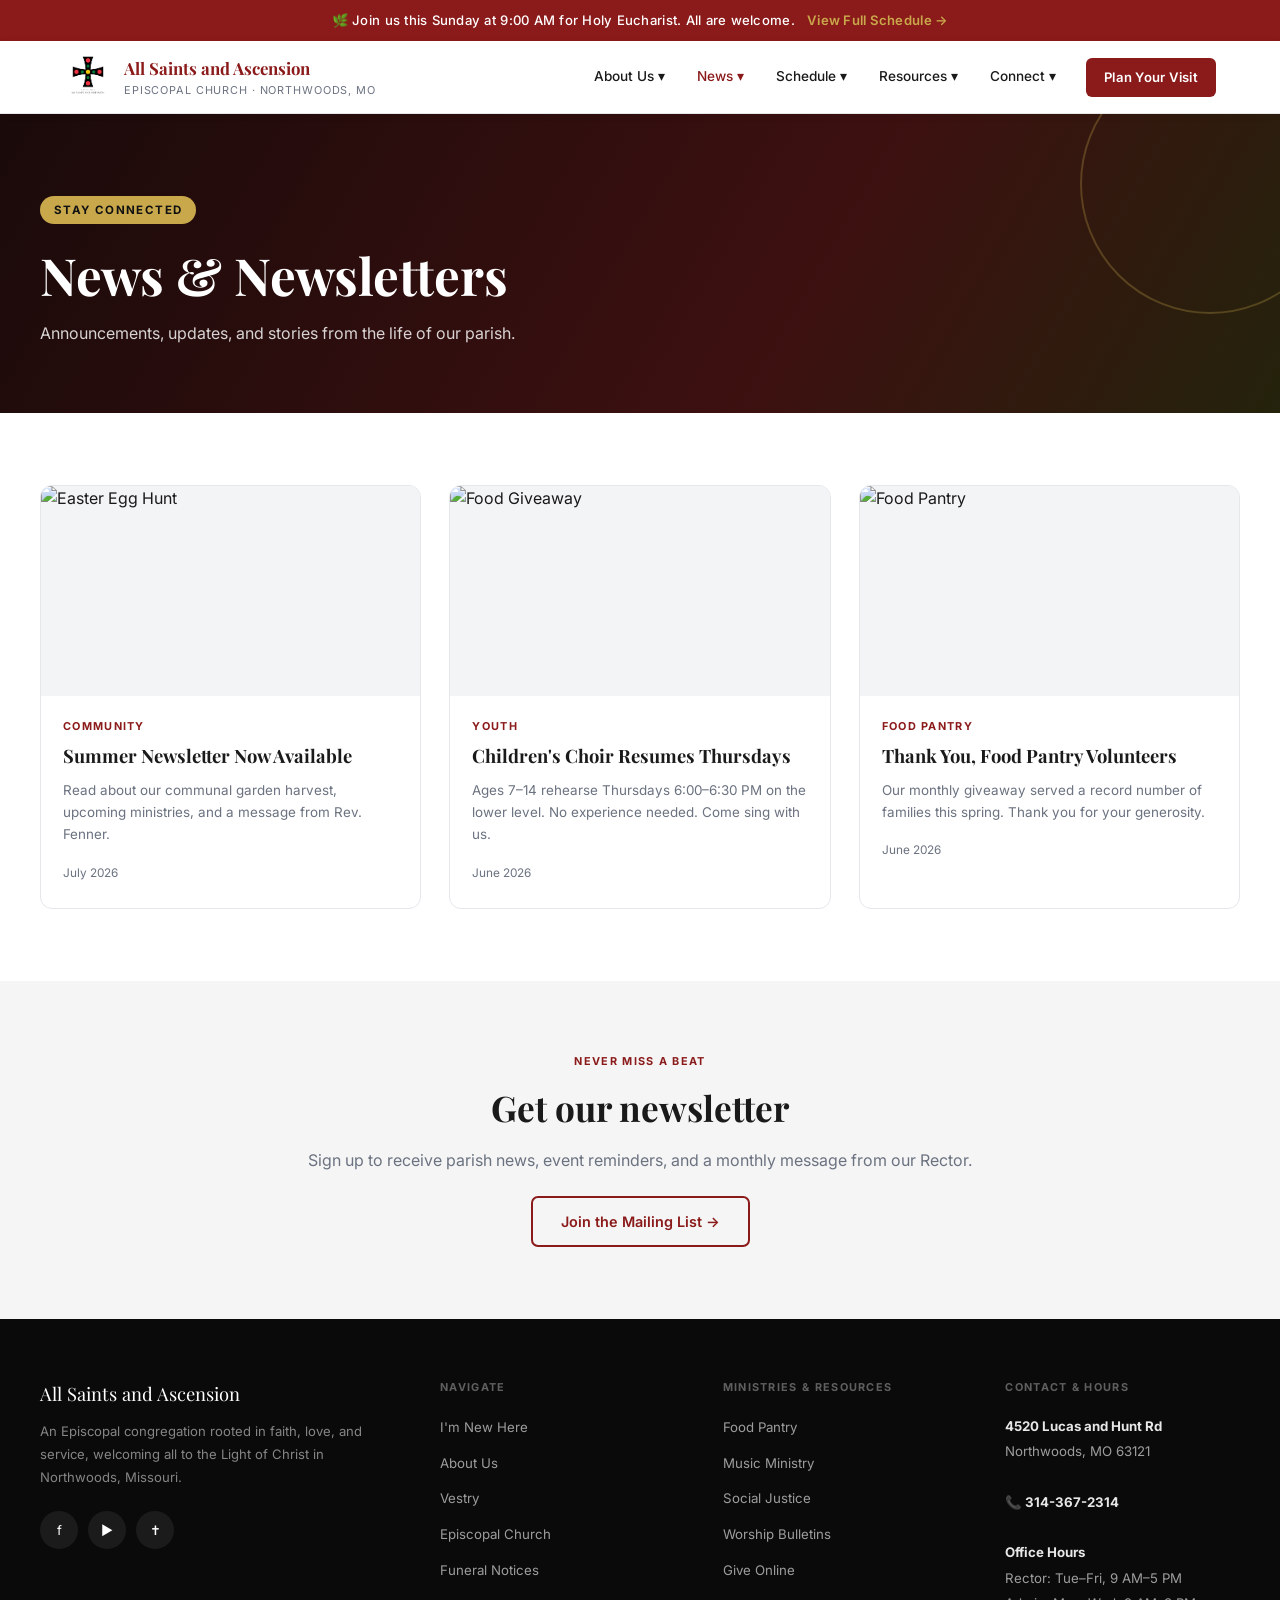
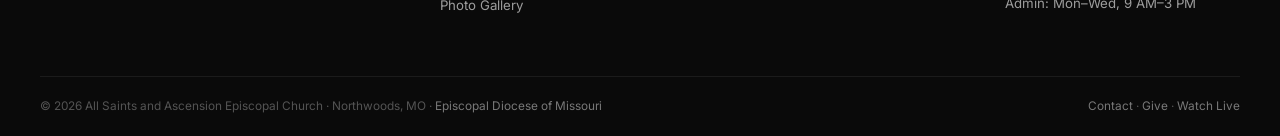
<file: news.html>
<!DOCTYPE html><html lang="en"><head>
<meta charset="UTF-8"/><meta name="viewport" content="width=device-width, initial-scale=1.0"/>
<title>News · All Saints and Ascension</title>
<meta name="description" content="News, announcements, and newsletters from All Saints and Ascension Episcopal Church."/>
<link href="https://fonts.googleapis.com/css2?family=Playfair+Display:wght@600;700&family=Inter:wght@300;400;500;600&display=swap" rel="stylesheet"/>
<link rel="stylesheet" href="styles.css"/>
</head><body>
<div id="site-header"></div>

<div class="page-hero"><div class="ph-inner">
  <span class="hero-eyebrow">Stay Connected</span>
  <h1>News &amp; Newsletters</h1>
  <p>Announcements, updates, and stories from the life of our parish.</p>
</div></div>

<section><div class="section-inner">
  <div class="news-grid">
    <div class="news-card"><img src="https://allsaintsascension.com/wp-content/uploads/2026/03/easter-egg-hunt-announcement-2026-rev1.jpg" alt="Easter Egg Hunt" onerror="this.style.background='#f3f4f6';this.removeAttribute('src')"/>
      <div class="news-card-body"><div class="news-tag">Community</div><h3>Summer Newsletter Now Available</h3><p>Read about our communal garden harvest, upcoming ministries, and a message from Rev. Fenner.</p><div class="news-foot"><span class="news-date">July 2026</span></div></div></div>
    <div class="news-card"><img src="https://allsaintsascension.com/wp-content/uploads/2026/03/food-giveaway-schedule-2026-ver3.jpg" alt="Food Giveaway" onerror="this.style.background='#f3f4f6';this.removeAttribute('src')"/>
      <div class="news-card-body"><div class="news-tag">Youth</div><h3>Children's Choir Resumes Thursdays</h3><p>Ages 7–14 rehearse Thursdays 6:00–6:30 PM on the lower level. No experience needed. Come sing with us.</p><div class="news-foot"><span class="news-date">June 2026</span></div></div></div>
    <div class="news-card"><img src="https://allsaintsascension.com/wp-content/uploads/2024/07/bishop-deon-visitation-photo-july-21-2024-1-1754485455-e1722030639409.jpg" alt="Food Pantry" onerror="this.style.background='#f3f4f6';this.removeAttribute('src')"/>
      <div class="news-card-body"><div class="news-tag">Food Pantry</div><h3>Thank You, Food Pantry Volunteers</h3><p>Our monthly giveaway served a record number of families this spring. Thank you for your generosity.</p><div class="news-foot"><span class="news-date">June 2026</span></div></div></div>
  </div>
</div></section>

<section class="worship-times"><div class="section-inner" style="max-width:720px;text-align:center">
  <div class="news-tag" style="justify-content:center">Never Miss a Beat</div>
  <h2 style="font-family:'Playfair Display',serif;font-size:clamp(1.6rem,3vw,2.2rem);margin-bottom:12px">Get our newsletter</h2>
  <p style="color:var(--gray);margin-bottom:22px">Sign up to receive parish news, event reminders, and a monthly message from our Rector.</p>
  <a href="contact.html" class="btn-ghost">Join the Mailing List →</a>
</div></section>

<div id="site-footer"></div><script src="site.js"></script>
</body></html>
</file>
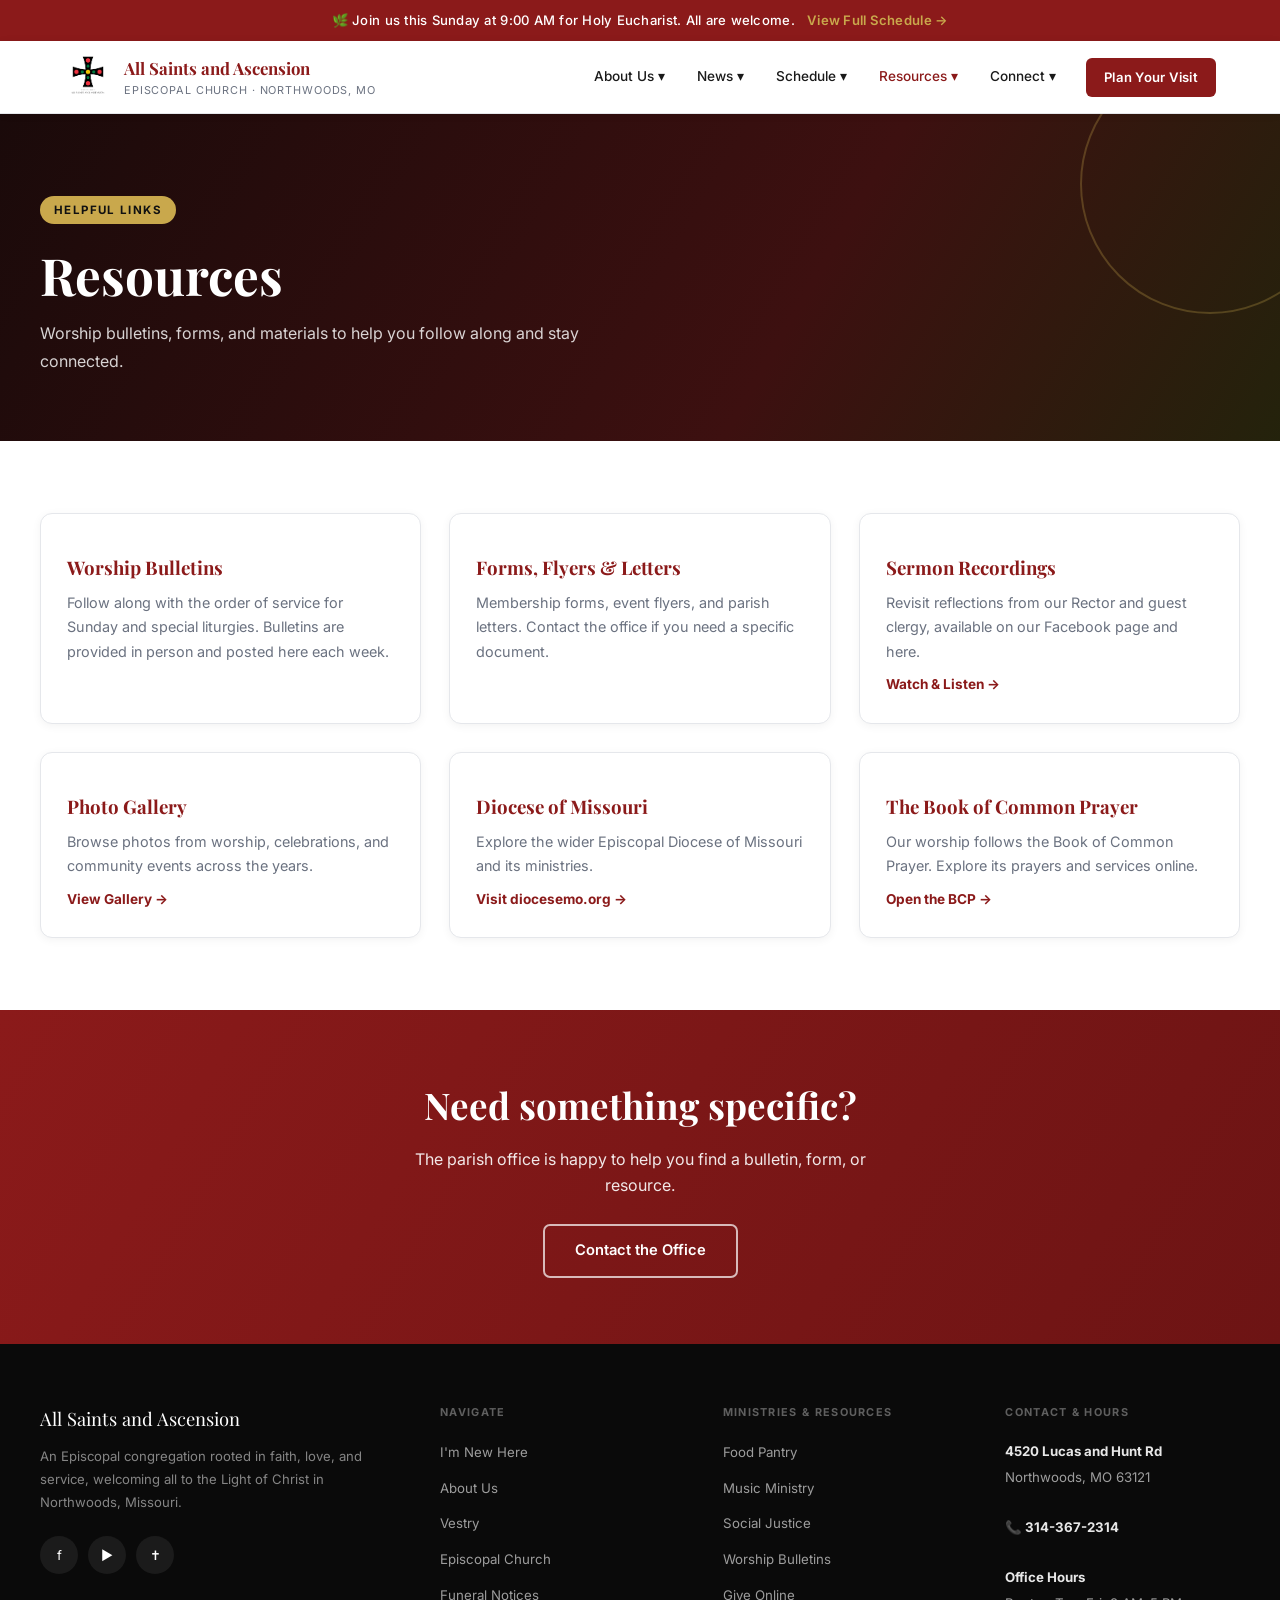
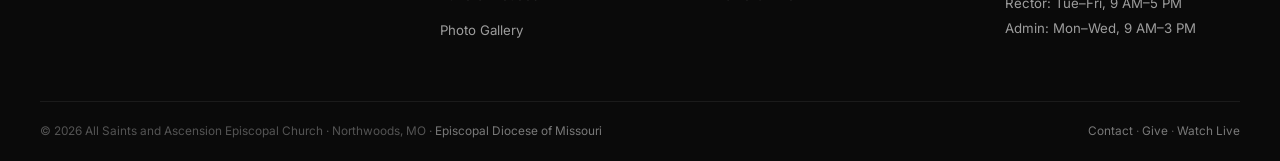
<file: resources.html>
<!DOCTYPE html><html lang="en"><head>
<meta charset="UTF-8"/><meta name="viewport" content="width=device-width, initial-scale=1.0"/>
<title>Resources · All Saints and Ascension</title>
<meta name="description" content="Worship bulletins, forms, and helpful resources from All Saints and Ascension Episcopal Church."/>
<link href="https://fonts.googleapis.com/css2?family=Playfair+Display:wght@600;700&family=Inter:wght@300;400;500;600&display=swap" rel="stylesheet"/>
<link rel="stylesheet" href="styles.css"/>
</head><body>
<div id="site-header"></div>

<div class="page-hero"><div class="ph-inner">
  <span class="hero-eyebrow">Helpful Links</span>
  <h1>Resources</h1>
  <p>Worship bulletins, forms, and materials to help you follow along and stay connected.</p>
</div></div>

<section><div class="section-inner">
  <div class="news-grid">
    <div class="info-card"><div class="ministry-icon"></div><h3 style="font-family:'Playfair Display',serif;color:var(--red);margin:6px 0 8px">Worship Bulletins</h3><p style="color:var(--gray);font-size:.9rem;line-height:1.7">Follow along with the order of service for Sunday and special liturgies. Bulletins are provided in person and posted here each week.</p></div>
    <div class="info-card" id="forms"><div class="ministry-icon"></div><h3 style="font-family:'Playfair Display',serif;color:var(--red);margin:6px 0 8px">Forms, Flyers &amp; Letters</h3><p style="color:var(--gray);font-size:.9rem;line-height:1.7">Membership forms, event flyers, and parish letters. Contact the office if you need a specific document.</p></div>
    <div class="info-card"><div class="ministry-icon"></div><h3 style="font-family:'Playfair Display',serif;color:var(--red);margin:6px 0 8px">Sermon Recordings</h3><p style="color:var(--gray);font-size:.9rem;line-height:1.7">Revisit reflections from our Rector and guest clergy, available on our Facebook page and here.</p><a href="watch.html" style="color:var(--red);font-weight:700;font-size:.85rem;margin-top:10px;display:inline-block">Watch &amp; Listen →</a></div>
    <div class="info-card"><div class="ministry-icon"></div><h3 style="font-family:'Playfair Display',serif;color:var(--red);margin:6px 0 8px">Photo Gallery</h3><p style="color:var(--gray);font-size:.9rem;line-height:1.7">Browse photos from worship, celebrations, and community events across the years.</p><a href="gallery.html" style="color:var(--red);font-weight:700;font-size:.85rem;margin-top:10px;display:inline-block">View Gallery →</a></div>
    <div class="info-card"><div class="ministry-icon"></div><h3 style="font-family:'Playfair Display',serif;color:var(--red);margin:6px 0 8px">Diocese of Missouri</h3><p style="color:var(--gray);font-size:.9rem;line-height:1.7">Explore the wider Episcopal Diocese of Missouri and its ministries.</p><a href="https://diocesemo.org/" target="_blank" rel="noopener" style="color:var(--red);font-weight:700;font-size:.85rem;margin-top:10px;display:inline-block">Visit diocesemo.org →</a></div>
    <div class="info-card"><div class="ministry-icon"></div><h3 style="font-family:'Playfair Display',serif;color:var(--red);margin:6px 0 8px">The Book of Common Prayer</h3><p style="color:var(--gray);font-size:.9rem;line-height:1.7">Our worship follows the Book of Common Prayer. Explore its prayers and services online.</p><a href="https://www.bcponline.org/" target="_blank" rel="noopener" style="color:var(--red);font-weight:700;font-size:.85rem;margin-top:10px;display:inline-block">Open the BCP →</a></div>
  </div>
</div></section>

<div class="cta-band"><h2>Need something specific?</h2>
  <p>The parish office is happy to help you find a bulletin, form, or resource.</p>
  <a href="contact.html" class="btn-outline">Contact the Office</a></div>

<div id="site-footer"></div><script src="site.js"></script>
</body></html>
</file>
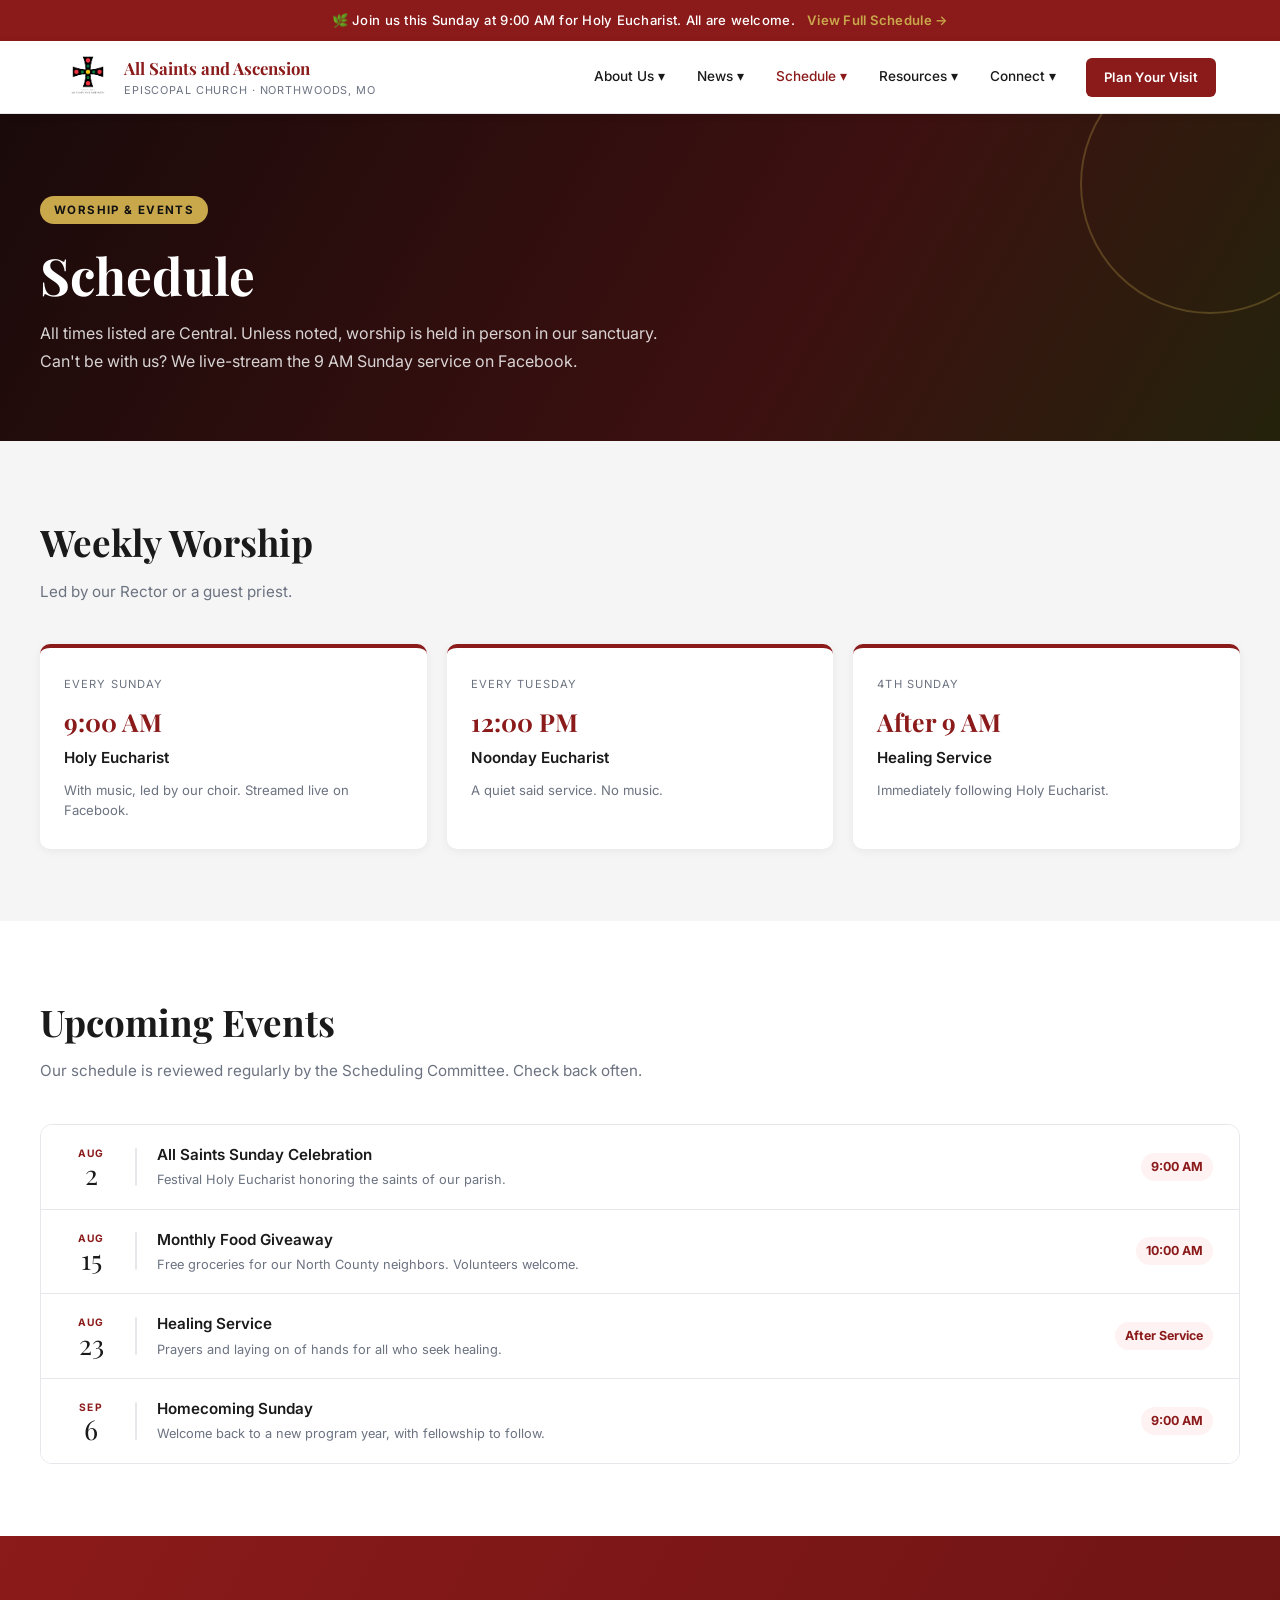
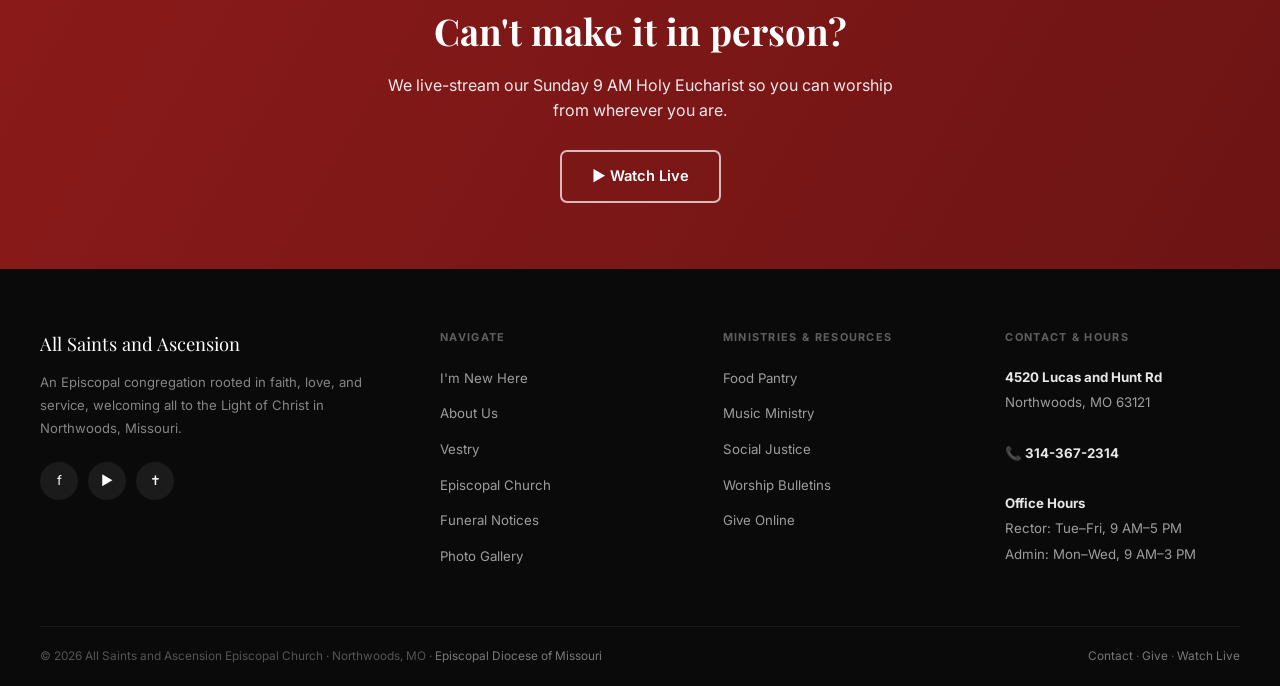
<file: schedule.html>
<!DOCTYPE html><html lang="en"><head>
<meta charset="UTF-8"/><meta name="viewport" content="width=device-width, initial-scale=1.0"/>
<title>Schedule · All Saints and Ascension</title>
<meta name="description" content="Worship times and upcoming events at All Saints and Ascension. All times Central."/>
<link href="https://fonts.googleapis.com/css2?family=Playfair+Display:wght@600;700&family=Inter:wght@300;400;500;600&display=swap" rel="stylesheet"/>
<link rel="stylesheet" href="styles.css"/>
</head><body>
<div id="site-header"></div>

<div class="page-hero"><div class="ph-inner">
  <span class="hero-eyebrow">Worship &amp; Events</span>
  <h1>Schedule</h1>
  <p>All times listed are Central. Unless noted, worship is held in person in our sanctuary. Can't be with us? We live-stream the 9 AM Sunday service on Facebook.</p>
</div></div>

<section class="worship-times" id="worship"><div class="section-inner">
  <div class="section-header"><h2>Weekly Worship</h2><p>Led by our Rector or a guest priest.</p></div>
  <div class="worship-grid">
    <div class="worship-card"><div class="day">Every Sunday</div><div class="time">9:00 AM</div><div class="service">Holy Eucharist</div><div class="note">With music, led by our choir. Streamed live on Facebook.</div></div>
    <div class="worship-card"><div class="day">Every Tuesday</div><div class="time">12:00 PM</div><div class="service">Noonday Eucharist</div><div class="note">A quiet said service. No music.</div></div>
    <div class="worship-card"><div class="day">4th Sunday</div><div class="time">After 9 AM</div><div class="service">Healing Service</div><div class="note">Immediately following Holy Eucharist.</div></div>
  </div>
</div></section>

<section><div class="section-inner">
  <div class="section-header"><h2>Upcoming Events</h2><p>Our schedule is reviewed regularly by the Scheduling Committee. Check back often.</p></div>
  <div class="events-list">
    <div class="event-row"><div class="event-date"><div class="month">Aug</div><div class="day">2</div></div><div class="event-div"></div><div class="event-info"><h4>All Saints Sunday Celebration</h4><p>Festival Holy Eucharist honoring the saints of our parish.</p></div><div class="event-time">9:00 AM</div></div>
    <div class="event-row"><div class="event-date"><div class="month">Aug</div><div class="day">15</div></div><div class="event-div"></div><div class="event-info"><h4>Monthly Food Giveaway</h4><p>Free groceries for our North County neighbors. Volunteers welcome.</p></div><div class="event-time">10:00 AM</div></div>
    <div class="event-row"><div class="event-date"><div class="month">Aug</div><div class="day">23</div></div><div class="event-div"></div><div class="event-info"><h4>Healing Service</h4><p>Prayers and laying on of hands for all who seek healing.</p></div><div class="event-time">After Service</div></div>
    <div class="event-row"><div class="event-date"><div class="month">Sep</div><div class="day">6</div></div><div class="event-div"></div><div class="event-info"><h4>Homecoming Sunday</h4><p>Welcome back to a new program year, with fellowship to follow.</p></div><div class="event-time">9:00 AM</div></div>
  </div>
</div></section>

<div class="cta-band"><h2>Can't make it in person?</h2>
  <p>We live-stream our Sunday 9 AM Holy Eucharist so you can worship from wherever you are.</p>
  <a href="watch.html" class="btn-outline">▶ Watch Live</a></div>

<div id="site-footer"></div><script src="site.js"></script>
</body></html>
</file>
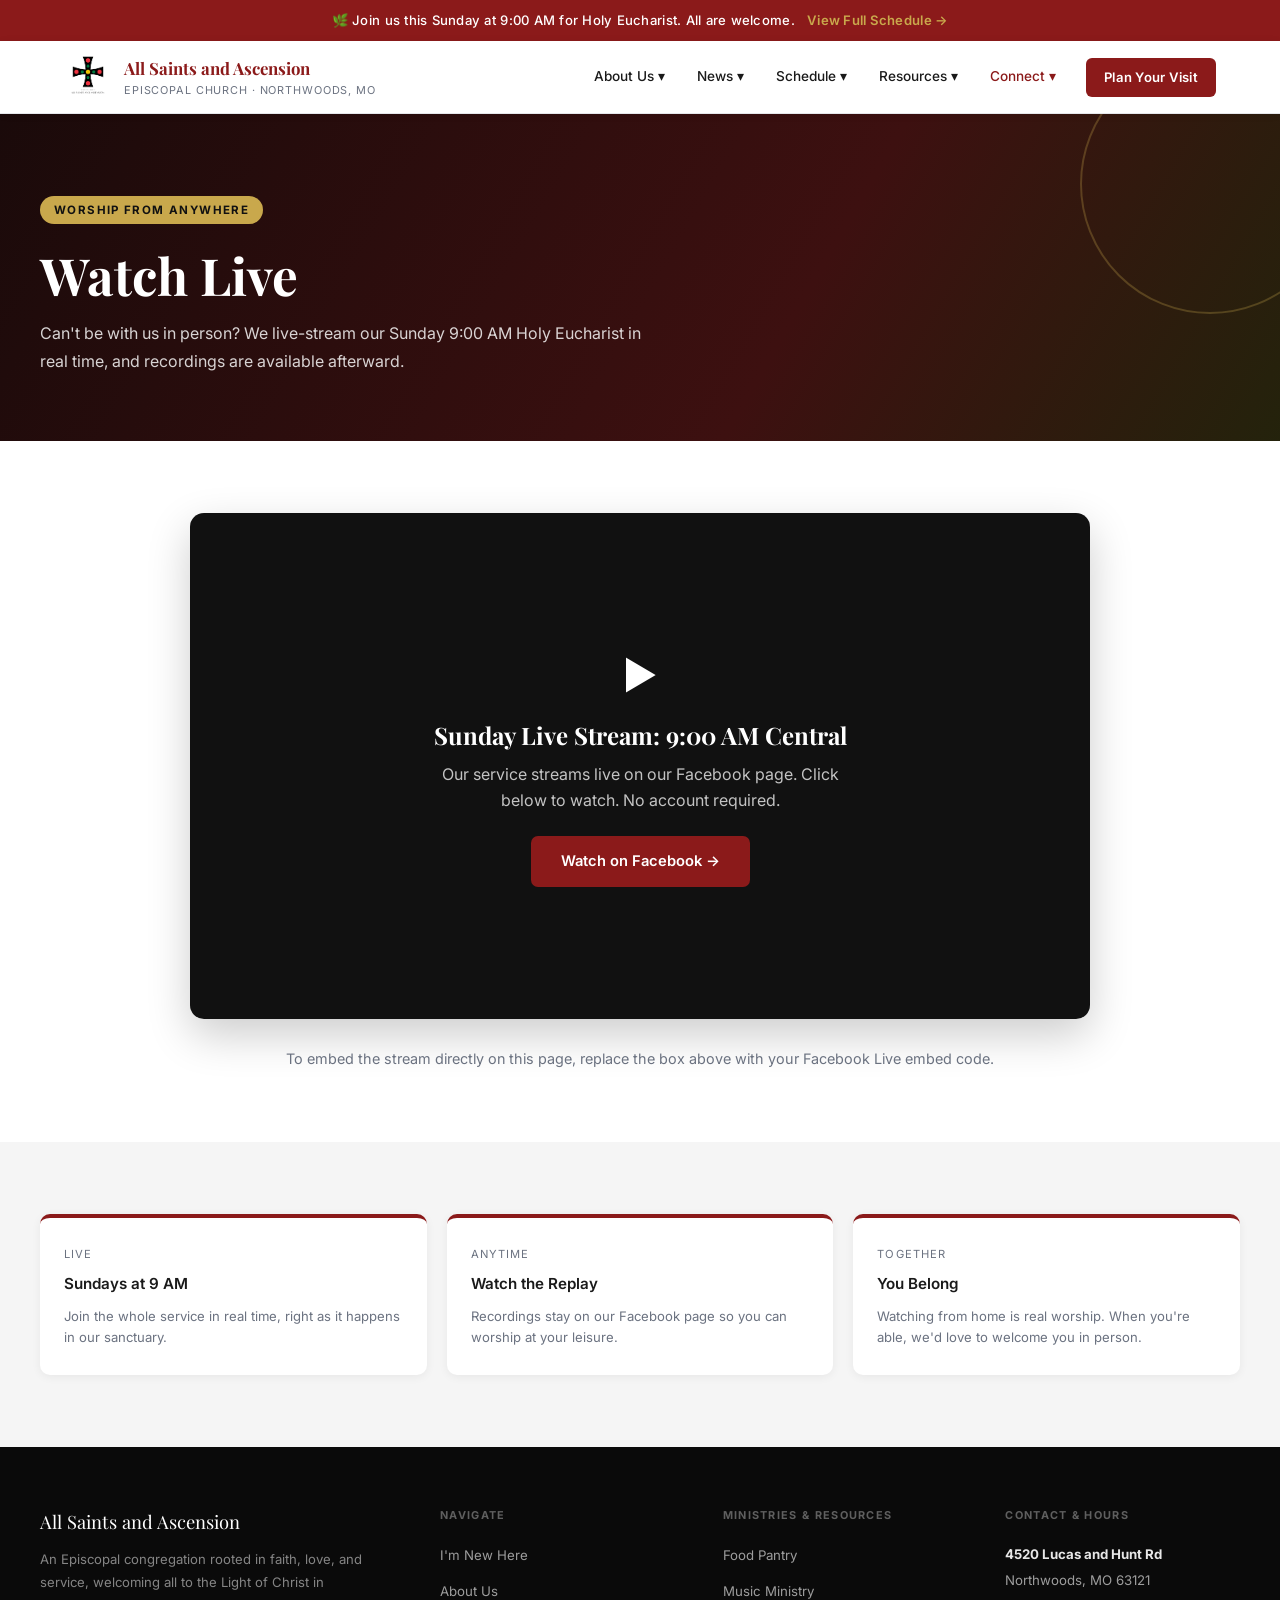
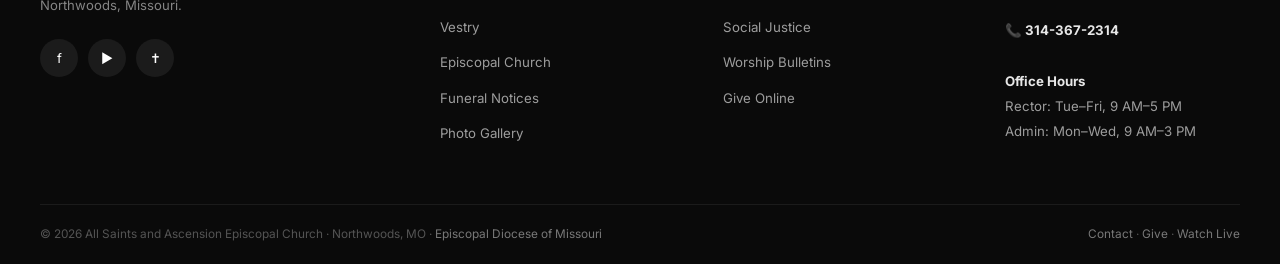
<file: watch.html>
<!DOCTYPE html><html lang="en"><head>
<meta charset="UTF-8"/><meta name="viewport" content="width=device-width, initial-scale=1.0"/>
<title>Watch Live · All Saints and Ascension</title>
<meta name="description" content="Watch our Sunday 9 AM Holy Eucharist live-streamed from All Saints and Ascension."/>
<link href="https://fonts.googleapis.com/css2?family=Playfair+Display:wght@600;700&family=Inter:wght@300;400;500;600&display=swap" rel="stylesheet"/>
<link rel="stylesheet" href="styles.css"/>
<style>.player{aspect-ratio:16/9;border-radius:14px;background:#111;color:#fff;display:flex;flex-direction:column;align-items:center;justify-content:center;text-align:center;padding:30px;box-shadow:0 16px 44px rgba(0,0,0,.2)}</style>
</head><body>
<div id="site-header"></div>

<div class="page-hero"><div class="ph-inner">
  <span class="hero-eyebrow">Worship From Anywhere</span>
  <h1>Watch Live</h1>
  <p>Can't be with us in person? We live-stream our Sunday 9:00 AM Holy Eucharist in real time, and recordings are available afterward.</p>
</div></div>

<section><div class="section-inner" style="max-width:900px">
  <div class="player">
    <div style="font-size:2.4rem;margin-bottom:10px">▶</div>
    <h2 style="color:#fff;font-family:'Playfair Display',serif;margin-bottom:8px">Sunday Live Stream: 9:00 AM Central</h2>
    <p style="color:rgba(255,255,255,.75);max-width:44ch">Our service streams live on our Facebook page. Click below to watch. No account required.</p>
    <a href="https://www.facebook.com/ALLSAINTSASCENSION/" target="_blank" rel="noopener" class="btn-primary" style="margin-top:22px">Watch on Facebook →</a>
  </div>
  <p style="text-align:center;color:var(--gray);margin-top:28px;font-size:.9rem">To embed the stream directly on this page, replace the box above with your Facebook Live embed code.</p>
</div></section>

<section class="worship-times"><div class="section-inner">
  <div class="connect-grid" style="grid-template-columns:repeat(auto-fit,minmax(220px,1fr))">
    <div class="worship-card"><div class="day">Live</div><div class="service" style="margin-top:0">Sundays at 9 AM</div><div class="note">Join the whole service in real time, right as it happens in our sanctuary.</div></div>
    <div class="worship-card"><div class="day">Anytime</div><div class="service" style="margin-top:0">Watch the Replay</div><div class="note">Recordings stay on our Facebook page so you can worship at your leisure.</div></div>
    <div class="worship-card"><div class="day">Together</div><div class="service" style="margin-top:0">You Belong</div><div class="note">Watching from home is real worship. When you're able, we'd love to welcome you in person.</div></div>
  </div>
</div></section>

<div id="site-footer"></div><script src="site.js"></script>
</body></html>
</file>
<file: styles.css>
/* ============================================================
   All Saints & Ascension: shared styles
   (extracted from the approved landing-page design)
   ============================================================ */
*, *::before, *::after { box-sizing: border-box; margin: 0; padding: 0; }
:root {
  --red: #8B1A1A; --red-light: #a82020; --black: #1a1a1a; --dark: #111111;
  --gray: #6b7280; --light-gray: #f5f5f5; --white: #ffffff; --gold: #c9a84c; --green: #2d5016;
}
body { font-family: 'Inter', sans-serif; color: var(--black); background: var(--white); line-height:1.6; -webkit-font-smoothing:antialiased; }
a { text-decoration: none; color: inherit; }
img { max-width:100%; display:block; }
:focus-visible{outline:3px solid var(--gold);outline-offset:2px;border-radius:3px}

.announce-bar { background: var(--red); color: white; text-align: center; padding: 10px 20px; font-size: 0.82rem; font-weight: 500; letter-spacing: 0.02em; }
.announce-bar a { color: var(--gold); font-weight: 600; margin-left: 8px; }

header { background: var(--white); border-bottom: 1px solid #e5e7eb; position: sticky; top: 0; z-index: 1000; box-shadow: 0 1px 8px rgba(0,0,0,0.07); }
.header-inner { max-width: 1200px; margin: 0 auto; padding: 0 24px; display: flex; align-items: center; justify-content: space-between; height: 72px; }
.logo-wrap { display: flex; align-items: center; gap: 12px; }
.logo-wrap img { width: 48px; height: 48px; object-fit: contain; border-radius: 50%; }
.logo-text .name { font-family: 'Playfair Display', serif; font-size: 1.05rem; font-weight: 700; color: var(--red); }
.logo-text .sub { font-size: 0.68rem; color: var(--gray); letter-spacing: 0.08em; text-transform: uppercase; }

nav { display: flex; align-items: center; gap: 4px; }
.nav-item { position: relative; }
.nav-item > a { display: block; padding: 10px 14px; font-size: 0.85rem; font-weight: 500; color: var(--black); border-radius: 6px; transition: background 0.15s; }
.nav-item > a:hover { background: var(--light-gray); color: var(--red); }
.nav-item.active > a { color: var(--red); }
.nav-item:hover .dropdown { display: block; }
.dropdown { display: none; position: absolute; top: 100%; left: 0; background: white; border: 1px solid #e5e7eb; border-radius: 8px; padding: 8px 0; min-width: 220px; box-shadow: 0 8px 24px rgba(0,0,0,0.12); z-index: 200; }
.dropdown a { display: block; padding: 8px 18px; font-size: 0.82rem; color: var(--black); transition: background 0.12s; }
.dropdown a:hover { background: var(--light-gray); color: var(--red); }
.nav-cta { margin-left: 12px; background: var(--red); color: white !important; padding: 9px 18px !important; border-radius: 6px; font-size: 0.82rem; font-weight: 600; letter-spacing: 0.02em; transition: background 0.15s !important; }
.nav-cta:hover { background: var(--red-light) !important; }
.hamburger { display: none; flex-direction: column; gap: 5px; cursor: pointer; padding: 8px; background: none; border: none; }
.hamburger span { width: 24px; height: 2px; background: var(--black); border-radius: 2px; display: block; }

.hero { position: relative; height: 90vh; min-height: 580px; background: #1a0a0a; display: flex; align-items: center; overflow: hidden; }
.hero-bg { position: absolute; inset: 0; background-image: url('https://allsaintsascension.com/wp-content/uploads/2024/07/bishop-deon-visitation-photo-july-21-2024-1-1754485455-e1722030639409.jpg'); background-size: cover; background-position: center top; opacity: 0.3; }
.hero-overlay { position: absolute; inset: 0; background: linear-gradient(120deg, rgba(26,10,10,0.85) 0%, rgba(61,16,16,0.6) 60%, rgba(26,42,10,0.4) 100%); }
.hero-content { position: relative; max-width: 1200px; margin: 0 auto; padding: 0 40px; z-index: 2; }
.hero-eyebrow { display: inline-block; background: var(--gold); color: var(--dark); font-size: 0.72rem; font-weight: 700; letter-spacing: 0.12em; text-transform: uppercase; padding: 5px 14px; border-radius: 20px; margin-bottom: 22px; }
.hero h1 { font-family: 'Playfair Display', serif; font-size: clamp(2.4rem, 5vw, 4.2rem); color: white; line-height: 1.12; max-width: 700px; margin-bottom: 22px; }
.hero h1 em { color: var(--gold); font-style: normal; }
.hero p { font-size: 1.05rem; color: rgba(255,255,255,0.82); max-width: 540px; line-height: 1.75; margin-bottom: 38px; }
.hero-buttons { display: flex; gap: 14px; flex-wrap: wrap; }
.btn-primary { background: var(--red); color: white; padding: 14px 30px; border-radius: 7px; font-size: 0.92rem; font-weight: 600; transition: background 0.15s, transform 0.1s; display: inline-block; }
.btn-primary:hover { background: var(--red-light); transform: translateY(-2px); }
.btn-outline { border: 2px solid rgba(255,255,255,0.6); color: white; padding: 13px 30px; border-radius: 7px; font-size: 0.92rem; font-weight: 600; transition: all 0.15s; display: inline-block; }
.btn-outline:hover { border-color: white; background: rgba(255,255,255,0.1); }
.btn-ghost { border: 2px solid var(--red); color: var(--red); padding: 12px 28px; border-radius: 7px; font-size:.9rem; font-weight:600; display:inline-block; transition:.15s; }
.btn-ghost:hover { background: var(--red); color:#fff; }
.hero-scroll { position: absolute; bottom: 30px; left: 50%; transform: translateX(-50%); color: rgba(255,255,255,0.45); font-size: 0.7rem; letter-spacing: 0.12em; text-transform: uppercase; display: flex; flex-direction: column; align-items: center; gap: 6px; }
.hero-scroll::after { content: '↓'; font-size: 1.1rem; animation: bounce 2s infinite; }
@keyframes bounce { 0%,100%{transform:translateY(0)} 50%{transform:translateY(7px)} }

.stats-bar { background: var(--dark); padding: 30px 24px; }
.stats-inner { max-width: 1200px; margin: 0 auto; display: flex; justify-content: center; gap: 64px; flex-wrap: wrap; }
.stat { text-align: center; }
.stat-num { font-family: 'Playfair Display', serif; font-size: 1.9rem; color: var(--gold); font-weight: 700; }
.stat-label { font-size: 0.72rem; color: rgba(255,255,255,0.55); text-transform: uppercase; letter-spacing: 0.1em; margin-top: 3px; }

.mission-strip { background: var(--red); padding: 40px 24px; text-align: center; }
.mission-strip blockquote { max-width: 780px; margin: 0 auto; font-family: 'Playfair Display', serif; font-size: clamp(1.1rem, 2.5vw, 1.5rem); color: white; line-height: 1.6; }
.mission-strip cite { display: block; margin-top: 14px; font-size: 0.75rem; color: rgba(255,255,255,0.6); font-style: normal; text-transform: uppercase; letter-spacing: 0.1em; font-family: 'Inter', sans-serif; }

section { padding: 72px 24px; }
.section-inner { max-width: 1200px; margin: 0 auto; }
.section-header { margin-bottom: 40px; overflow: hidden; }
.section-header h2 { font-family: 'Playfair Display', serif; font-size: clamp(1.7rem, 3vw, 2.3rem); color: var(--black); }
.section-header p { color: var(--gray); margin-top: 8px; font-size: 0.95rem; }
.see-all { float: right; font-size: 0.8rem; font-weight: 700; color: var(--red); text-transform: uppercase; letter-spacing: 0.06em; border-bottom: 2px solid var(--red); padding-bottom: 2px; margin-top: 6px; }

.worship-times { background: var(--light-gray); }
.worship-grid { display: grid; grid-template-columns: repeat(auto-fit, minmax(240px, 1fr)); gap: 20px; }
.worship-card { background: white; border-radius: 10px; padding: 28px 24px; border-top: 4px solid var(--red); box-shadow: 0 2px 10px rgba(0,0,0,0.06); }
.worship-card .day { font-size: 0.7rem; text-transform: uppercase; letter-spacing: 0.1em; color: var(--gray); margin-bottom: 8px; }
.worship-card .time { font-family: 'Playfair Display', serif; font-size: 1.55rem; color: var(--red); font-weight: 700; }
.worship-card .service { font-size: 0.95rem; font-weight: 600; color: var(--black); margin-top: 4px; }
.worship-card .note { font-size: 0.82rem; color: var(--gray); margin-top: 10px; line-height: 1.55; }
.worship-card .card-link { display: inline-block; margin-top: 16px; font-size: 0.8rem; color: var(--red); font-weight: 600; border-bottom: 1px solid var(--red); }

.news-grid { display: grid; grid-template-columns: repeat(auto-fit, minmax(300px, 1fr)); gap: 28px; }
.news-card { border-radius: 12px; overflow: hidden; border: 1px solid #e5e7eb; transition: box-shadow 0.2s, transform 0.2s; background: white; }
.news-card:hover { box-shadow: 0 10px 36px rgba(0,0,0,0.13); transform: translateY(-4px); }
.news-card img { width: 100%; height: 210px; object-fit: cover; display: block; }
.news-card-body { padding: 22px 22px 26px; }
.news-tag { font-size: 0.68rem; font-weight: 700; text-transform: uppercase; letter-spacing: 0.12em; color: var(--red); margin-bottom: 9px; }
.news-card-body h3 { font-family: 'Playfair Display', serif; font-size: 1.15rem; line-height: 1.35; margin-bottom: 10px; }
.news-card-body p { font-size: 0.84rem; color: var(--gray); line-height: 1.65; margin-bottom: 18px; }
.news-foot { display: flex; justify-content: space-between; align-items: center; }
.news-date { font-size: 0.74rem; color: var(--gray); }
.read-more { font-size: 0.8rem; font-weight: 700; color: var(--red); border-bottom: 1px solid var(--red); }

.ministries { background: var(--light-gray); }
.ministries-grid { display: grid; grid-template-columns: repeat(auto-fit, minmax(220px, 1fr)); gap: 20px; }
.ministry-card { background: white; border-radius: 10px; padding: 28px 22px; text-align: center; border: 1px solid #e5e7eb; transition: all 0.2s; }
.ministry-card:hover { border-color: var(--red); box-shadow: 0 6px 20px rgba(139,26,26,0.13); transform: translateY(-3px); }
.ministry-icon { font-size: 2.2rem; margin-bottom: 13px; }
.ministry-card h3 { font-size: 0.95rem; font-weight: 700; color: var(--black); margin-bottom: 8px; }
.ministry-card p { font-size: 0.8rem; color: var(--gray); line-height: 1.55; }
.ministry-card a { display: inline-block; margin-top: 14px; font-size: 0.78rem; font-weight: 700; color: var(--red); }

.events-list { border: 1px solid #e5e7eb; border-radius: 12px; overflow: hidden; }
.event-row { display: flex; align-items: center; gap: 20px; padding: 18px 26px; border-bottom: 1px solid #e5e7eb; background: white; transition: background 0.15s; }
.event-row:last-child { border-bottom: none; }
.event-row:hover { background: #fef2f2; }
.event-date { text-align: center; min-width: 48px; }
.event-date .month { font-size: 0.64rem; text-transform: uppercase; letter-spacing: 0.1em; color: var(--red); font-weight: 700; }
.event-date .day { font-family: 'Playfair Display', serif; font-size: 1.7rem; color: var(--black); line-height: 1; }
.event-div { width: 2px; height: 38px; background: #e5e7eb; border-radius: 2px; flex-shrink: 0; }
.event-info h4 { font-size: 0.95rem; font-weight: 600; }
.event-info p { font-size: 0.8rem; color: var(--gray); margin-top: 3px; }
.event-time { margin-left: auto; font-size: 0.78rem; color: var(--red); font-weight: 700; white-space: nowrap; background: #fef2f2; padding: 4px 10px; border-radius: 20px; }

.connect-section { background: var(--dark); }
.connect-section .section-header h2 { color: white; }
.connect-section .section-header p { color: rgba(255,255,255,0.6); }
.connect-grid { display: grid; grid-template-columns: repeat(auto-fit, minmax(210px, 1fr)); gap: 20px; }
.connect-card { background: rgba(255,255,255,0.05); border: 1px solid rgba(255,255,255,0.1); color: white; border-radius: 10px; padding: 28px 22px; transition: all 0.2s; }
.connect-card:hover { background: var(--red); border-color: var(--red); transform: translateY(-3px); }
.connect-card .c-icon { font-size: 1.8rem; margin-bottom: 14px; }
.connect-card h3 { font-size: 1rem; font-weight: 700; margin-bottom: 10px; }
.connect-card p { font-size: 0.82rem; color: rgba(255,255,255,0.65); line-height: 1.6; margin-bottom: 18px; }
.connect-card a { font-size: 0.8rem; font-weight: 700; color: var(--gold); border-bottom: 1px solid var(--gold); }

.gallery-section { background: #0d0d0d; padding: 72px 24px; }
.gallery-section h2 { font-family: 'Playfair Display', serif; color: white; font-size: clamp(1.7rem, 3vw, 2.3rem); }
.gallery-section .sub { color: rgba(255,255,255,0.55); margin-top: 8px; font-size: 0.92rem; margin-bottom: 36px; }
.gallery-grid { display: grid; grid-template-columns: repeat(auto-fill, minmax(190px, 1fr)); gap: 10px; }
.gallery-item { position: relative; overflow: hidden; border-radius: 8px; aspect-ratio: 1; }
.gallery-item img { width: 100%; height: 100%; object-fit: cover; transition: transform 0.35s; display: block; }
.gallery-item:hover img { transform: scale(1.08); }
.gallery-caption { position: absolute; bottom: 0; left: 0; right: 0; background: linear-gradient(transparent, rgba(0,0,0,0.78)); color: white; font-size: 0.7rem; padding: 28px 10px 9px; opacity: 0; transition: opacity 0.22s; }
.gallery-item:hover .gallery-caption { opacity: 1; }

footer { background: #0a0a0a; color: white; padding: 60px 24px 0; }
.footer-inner { max-width: 1200px; margin: 0 auto; display: grid; grid-template-columns: 1.5fr 1fr 1fr 1fr; gap: 48px; padding-bottom: 48px; border-bottom: 1px solid rgba(255,255,255,0.07); }
.footer-brand-name { font-family: 'Playfair Display', serif; font-size: 1.15rem; color: white; margin-bottom: 12px; }
.footer-brand p { font-size: 0.82rem; color: rgba(255,255,255,0.5); line-height: 1.75; margin-bottom: 22px; }
.social-row { display: flex; gap: 10px; }
.social-btn { width: 38px; height: 38px; background: rgba(255,255,255,0.07); border-radius: 50%; display: flex; align-items: center; justify-content: center; font-size: 0.82rem; color: white; transition: background 0.15s; }
.social-btn:hover { background: var(--red); }
.footer-col h4 { font-size: 0.68rem; text-transform: uppercase; letter-spacing: 0.12em; color: rgba(255,255,255,0.35); margin-bottom: 18px; }
.footer-col ul { list-style: none; }
.footer-col ul li { margin-bottom: 10px; }
.footer-col ul li a { font-size: 0.83rem; color: rgba(255,255,255,0.6); transition: color 0.12s; }
.footer-col ul li a:hover { color: white; }
.footer-contact-info p { font-size: 0.83rem; color: rgba(255,255,255,0.6); line-height: 1.9; }
.footer-contact-info strong { color: rgba(255,255,255,0.9); }
.footer-bottom { max-width: 1200px; margin: 0 auto; padding: 20px 0; display: flex; justify-content: space-between; align-items: center; flex-wrap: wrap; gap: 10px; }
.footer-bottom p { font-size: 0.74rem; color: rgba(255,255,255,0.3); }
.footer-bottom a { color: rgba(255,255,255,0.45); }
.footer-bottom a:hover { color: white; }

.mobile-menu { display: none; position: fixed; inset: 0; background: white; z-index: 9999; flex-direction: column; padding: 24px; overflow-y: auto; }
.mobile-menu.open { display: flex; }
.mobile-menu-top { display: flex; justify-content: space-between; align-items: center; margin-bottom: 36px; }
.mobile-close { font-size: 1.4rem; cursor: pointer; padding: 6px 12px; color: var(--gray); background: var(--light-gray); border-radius: 6px; border: none; }
.mobile-nav a { display: block; font-size: 1.05rem; font-weight: 600; padding: 15px 0; border-bottom: 1px solid #e5e7eb; color: var(--black); }
.mobile-nav a:hover { color: var(--red); }
.mobile-nav .mobile-give { color: var(--red) !important; font-weight: 700; }

/* ============================================================
   Interior-page additions (same visual language)
   ============================================================ */
.page-hero { position: relative; background: linear-gradient(120deg, #1a0a0a 0%, #3d1010 62%, #1a2a0a 115%); color: #fff; padding: 82px 24px 66px; overflow: hidden; }
.page-hero::after { content:""; position:absolute; right:-60px; top:-60px; width:260px; height:260px; border:2px solid rgba(201,168,76,.28); border-radius:50%; }
.page-hero .ph-inner { max-width: 1200px; margin: 0 auto; position: relative; z-index: 2; }
.page-hero h1 { font-family: 'Playfair Display', serif; font-size: clamp(2rem, 4.5vw, 3.2rem); color: #fff; line-height: 1.14; max-width: 800px; }
.page-hero p { color: rgba(255,255,255,0.82); max-width: 620px; margin-top: 14px; line-height: 1.75; font-size: 1rem; }

.two-col { display: grid; grid-template-columns: 1fr 1fr; gap: 48px; align-items: center; max-width: 1200px; margin: 0 auto; }
.two-col.narrow { grid-template-columns: 1.08fr 0.92fr; }
.prose p { color: var(--gray); line-height: 1.85; margin-bottom: 15px; }
.prose h3 { font-family: 'Playfair Display', serif; color: var(--red); margin: 24px 0 10px; font-size: 1.3rem; }
.prose h3:first-child { margin-top: 0; }
.img-frame { border-radius: 14px; overflow: hidden; box-shadow: 0 16px 44px rgba(0,0,0,.16); aspect-ratio: 4/3; background: var(--light-gray); display: flex; align-items: center; justify-content: center; color: var(--gray); text-align: center; padding: 24px; font-size: .88rem; border: 6px solid #fff; }
.img-frame img { width: 100%; height: 100%; object-fit: cover; }

.faq-wrap { max-width: 780px; margin: 0 auto; }
.faq-wrap details { background: white; border: 1px solid #e5e7eb; border-radius: 10px; padding: 2px 22px; margin-bottom: 12px; }
.faq-wrap summary { font-family: 'Playfair Display', serif; font-weight: 700; color: var(--red); cursor: pointer; padding: 16px 0; list-style: none; font-size: 1.05rem; }
.faq-wrap summary::-webkit-details-marker { display: none; }
.faq-wrap summary::after { content: '+'; float: right; color: var(--gold); font-size: 1.4rem; line-height: 1; }
.faq-wrap details[open] summary::after { content: '–'; }
.faq-wrap details p { padding-bottom: 16px; color: var(--gray); line-height: 1.7; }

.cta-band { background: linear-gradient(120deg, var(--red), #6d1414); color: #fff; text-align: center; padding: 66px 24px; }
.cta-band h2 { font-family: 'Playfair Display', serif; color: #fff; font-size: clamp(1.6rem, 3.4vw, 2.3rem); }
.cta-band p { color: rgba(255,255,255,0.9); max-width: 520px; margin: 12px auto 26px; }
.cta-band .btn-outline { border-color: rgba(255,255,255,.7); }

.field { margin-bottom: 15px; }
.field label { display: block; font-size: .82rem; font-weight: 600; margin-bottom: 6px; }
.field input, .field textarea, .field select { width: 100%; padding: 12px 14px; border: 1px solid #e5e7eb; border-radius: 8px; font: inherit; background: #fff; }
.field input:focus, .field textarea:focus { border-color: var(--gold); outline: none; }
.info-card { background:#fff; border:1px solid #e5e7eb; border-radius:12px; padding:26px; box-shadow:0 2px 10px rgba(0,0,0,.05); }

@media (max-width: 960px) { nav { display: none; } .hamburger { display: flex; } }
@media (max-width: 860px) { .footer-inner { grid-template-columns: 1fr 1fr; } .two-col, .two-col.narrow { grid-template-columns: 1fr; gap: 32px; } }
@media (max-width: 560px) { .footer-inner { grid-template-columns: 1fr; } .stats-inner { gap: 28px; } section { padding: 52px 18px; } .hero-content { padding: 0 22px; } .event-row { flex-wrap: wrap; } .event-time { margin-left: 0; } }
@media (prefers-reduced-motion: reduce) { *{ transition:none!important; animation:none!important; scroll-behavior:auto!important; } }
</file>
